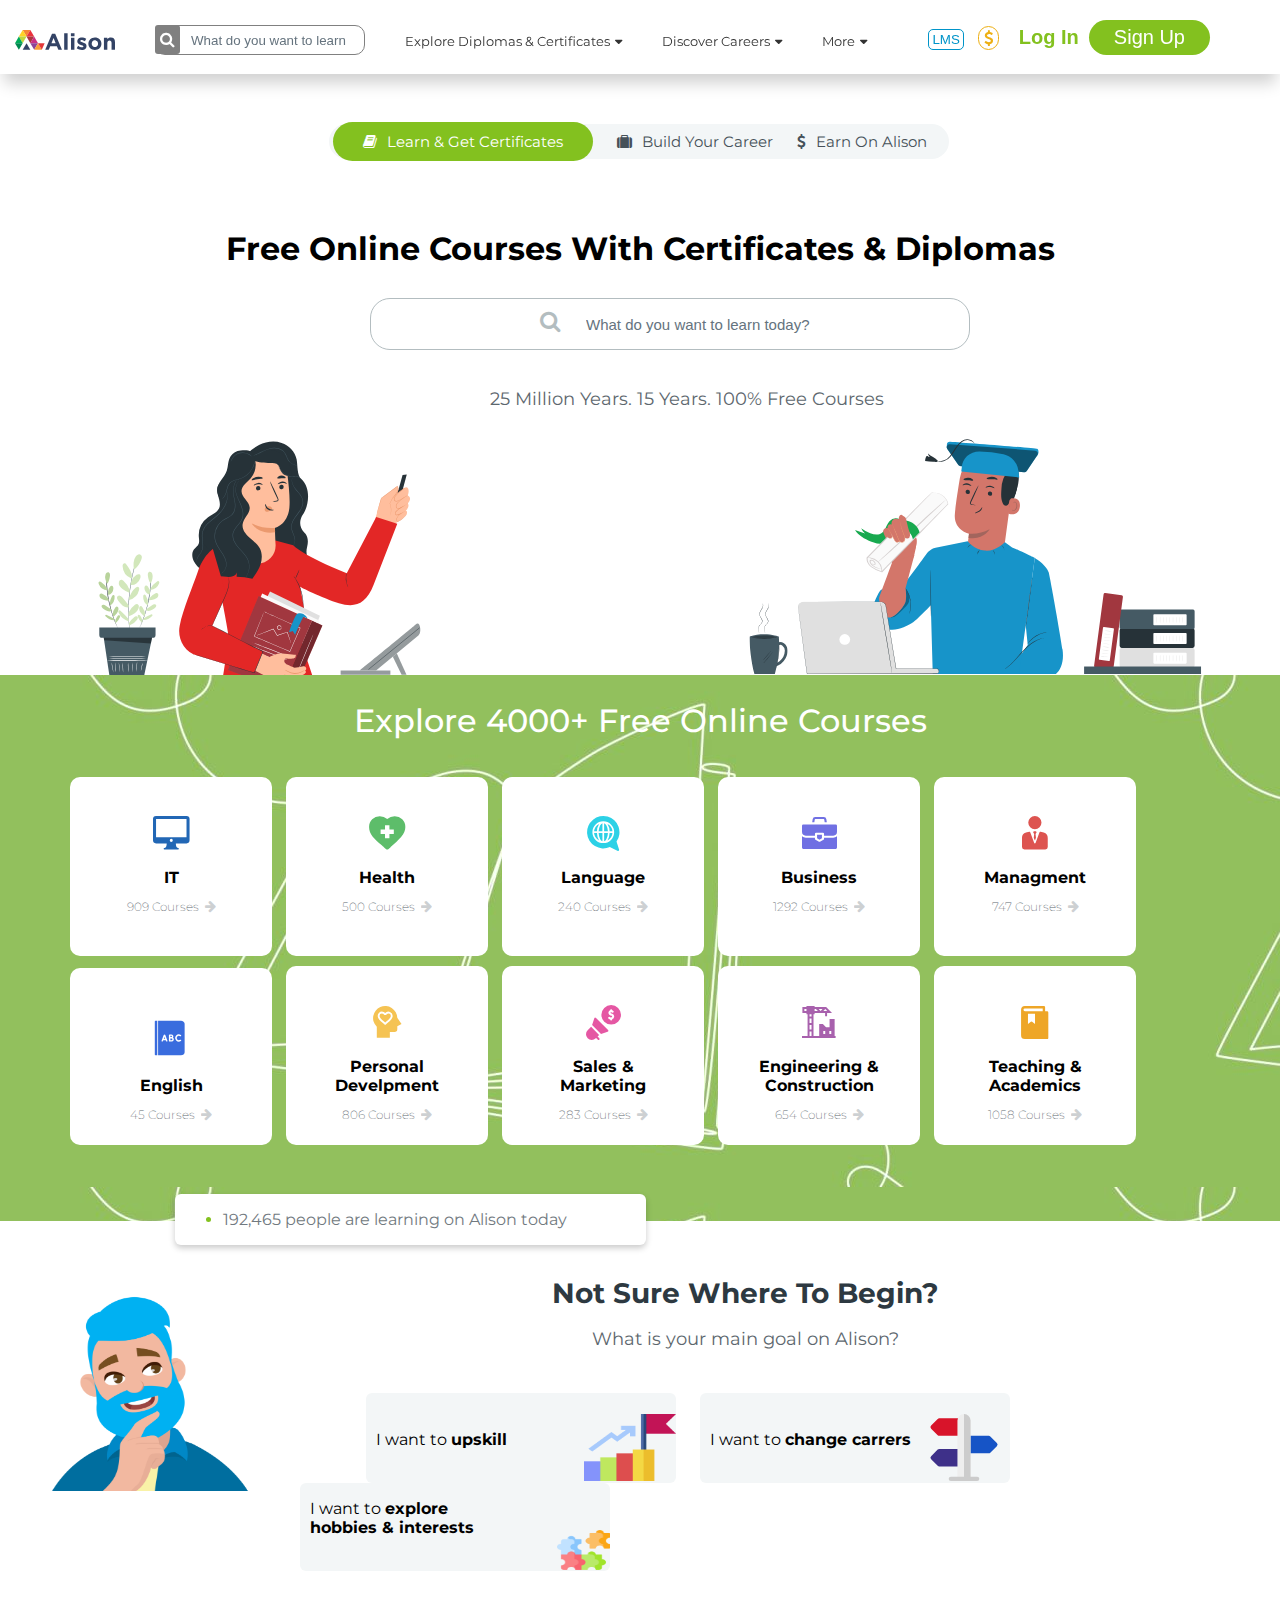
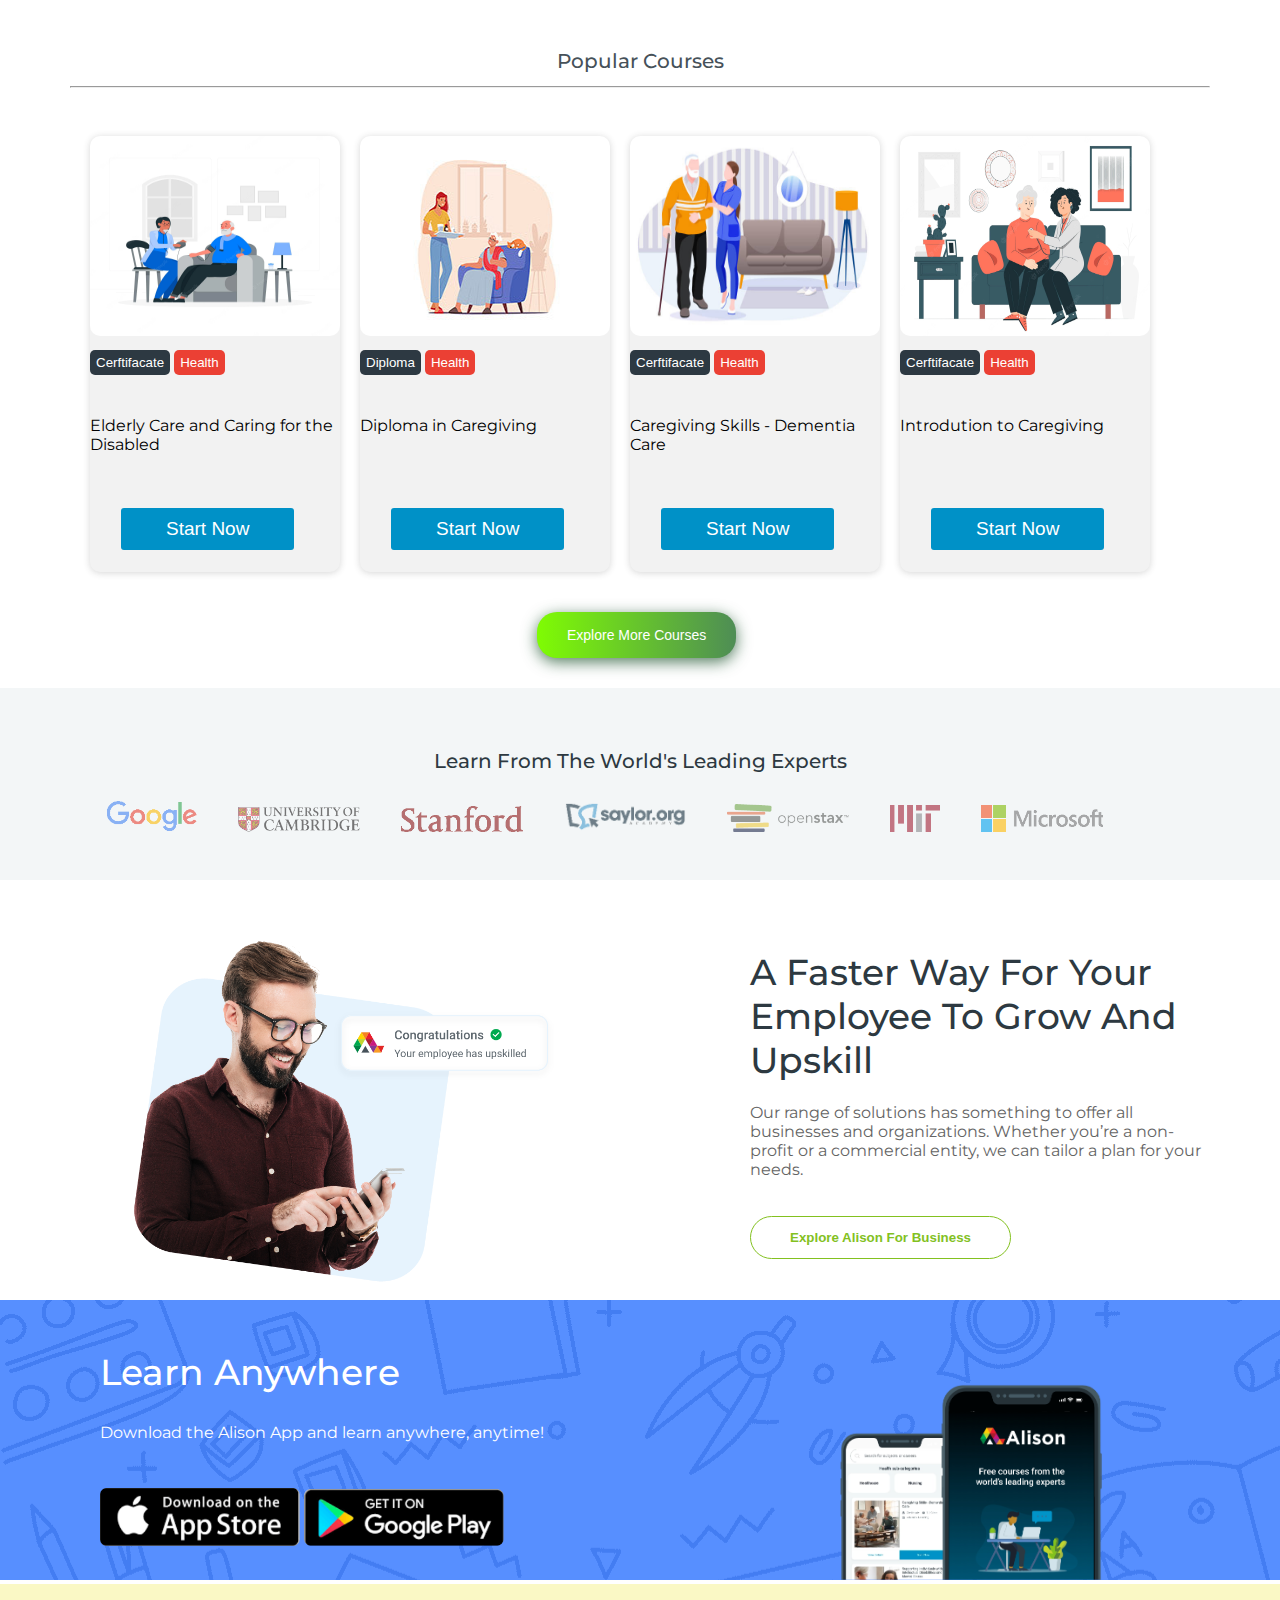
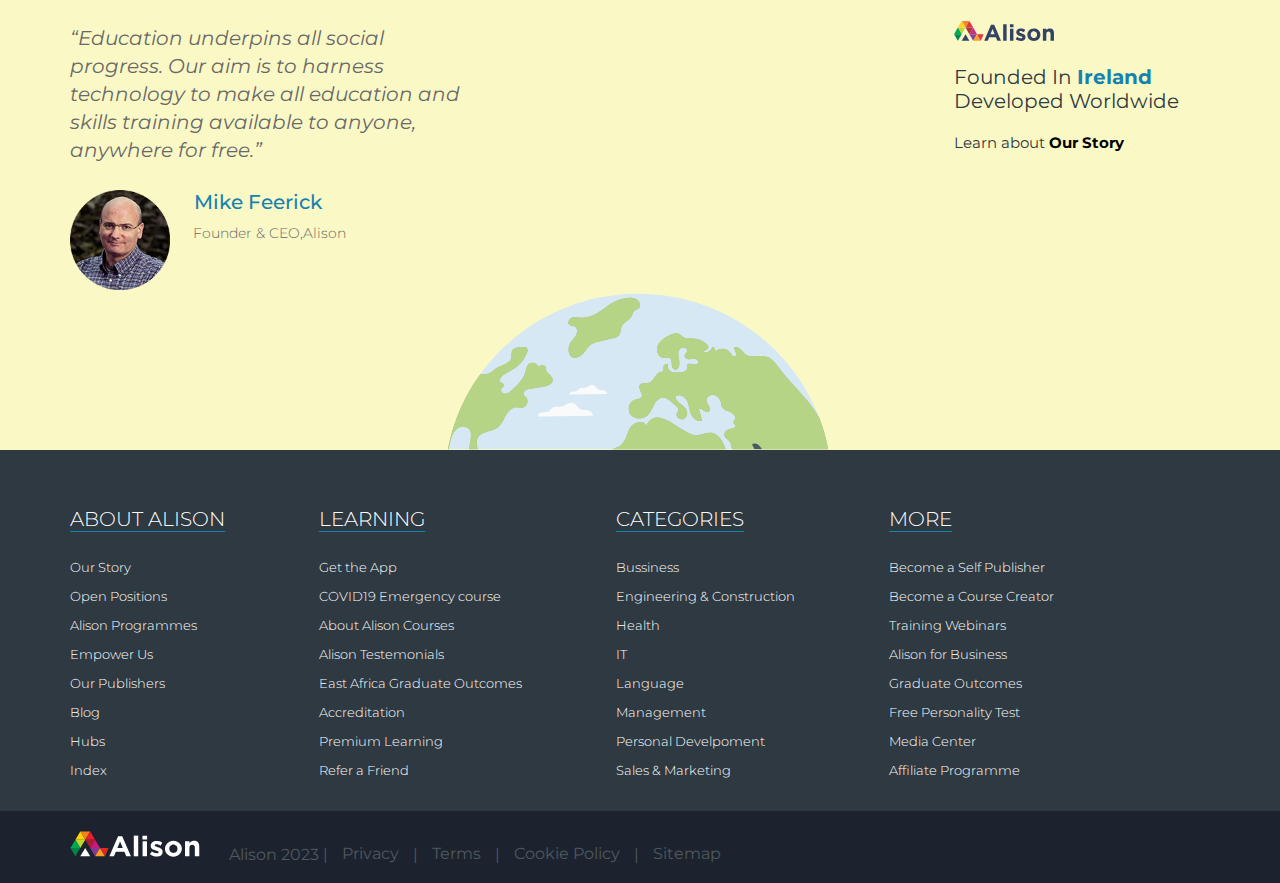
<file: index.html>
<!DOCTYPE html>
<html>

<head>
    <meta charset="utf-8">
    <meta name="viewport" content="width=device-width, initial-scale=1">
    <link rel="stylesheet" type="text/css" href="css/style.css">
    <title>Alison | Free Online Courses</title>
    <link rel="stylesheet" href="https://cdnjs.cloudflare.com/ajax/libs/font-awesome/4.7.0/css/font-awesome.min.css">
    <link rel="stylesheet" href="https://cdnjs.cloudflare.com/ajax/libs/font-awesome/4.7.0/css/font-awesome.min.css">
    <link rel="stylesheet" href="https://cdnjs.cloudflare.com/ajax/libs/font-awesome/4.7.0/css/font-awesome.min.css">
    <link rel="preconnect" href="https://fonts.googleapis.com">
    <link rel="preconnect" href="https://fonts.gstatic.com" crossorigin>
    <link href="https://fonts.googleapis.com/css2?family=Montserrat:wght@300;400;500;700&display=swap" rel="stylesheet">
    <link rel="stylesheet" href="https://cdnjs.cloudflare.com/ajax/libs/font-awesome/4.7.0/css/font-awesome.min.css">
    <link rel="stylesheet" href="https://cdnjs.cloudflare.com/ajax/libs/font-awesome/4.7.0/css/font-awesome.min.css">
</head>

<body>
    <header>
        <nav>
            <img class="logo" src="img/logo.svg"></img>
            <div class="box">
                <div class="container-1">
                    <span class="icon"><i class="fa fa-search"></i></span>
                    <input type="search" id="search" placeholder="What do you want to learn" />
                </div>
            </div>
            <div class="main-nav">
                <li class="button-dropdownn">
                    <a class="dropdownn-toggle">Explore Diplomas & Certificates<i
                            class="fa fa-caret-down carett"></i></button></a>
                    <ul class="dropdownn-menu">
                        <li>
                            <a href="">All Diploma Courses</a>
                        </li>
                        <li>
                            <a href="">All Certificate Courses</a>
                        </li>
                        <li>
                            <a href="">Learn English</a>
                        </li>
                    </ul>
                <li class="button-dropdownn">
                    <a class="dropdownn-toggle">Discover Careers<i class="fa fa-caret-down carett"></i></a>
                    <ul class="dropdownn-menu">
                        <li>
                        <li>
                            <a href="#">
                                Health Science
                            </a>
                        </li>
                        <li>
                            <a href="#">
                                Finance
                            </a>
                        </li>
                        <li>
                            <a href="#">
                                Information Technology
                            </a>
                        </li>
                </li>
                </ul>
                <li class="button-dropdownn">
                    <a class="dropdownn-toggle">More<i class="fa fa-caret-down carett"></i></a>
                    <ul class="dropdownn-menu">
                        <li>
                        <li>
                            <a href="#">
                                Alison Blog
                            </a>
                        </li>
                        <li>
                            <a href="#">
                                Get Alison Premium
                            </a>
                        </li>
                        <li>
                            <a href="#">
                                Download the Alison App
                            </a>
                        </li>
                </li>
                </ul>
            </div>
            <div class="header">
                <button class="lms">LMS</button>
                <i class="fa fa-dollar sign"></i>
                <button class="login">Log In</button>
                <button class="signin" onclick="document.getElementById('id01').style.display='block'"
                    style="width:auto;">Sign Up</button>


                <div id="id01" class="modal">

                    <form class="modal-content animate" action="/action_page.php" method="post">
                        <!--   <div class="imgcontainer">
      <span onclick="document.getElementById('id01').style.display='none'" class="close" title="Close Modal">&times;</span>
      
    </div> -->

                        <div class="container">
                            <label for="uname"><b>Username</b></label>
                            <input type="text" placeholder="Enter Username" name="uname" required>

                            <label for="psw"><b>Password</b></label>
                            <input type="password" placeholder="Enter Password" name="psw" required>

                            <button type="submit">Sign In</button>
                            <label>
                                <input type="checkbox" checked="checked" name="remember"> Remember me
                            </label>
                        </div>

                        <div class="container" style="background-color:#f1f1f1">
                            <button type="button" onclick="document.getElementById('id01').style.display='none'"
                                class="cancelbtn">Cancel</button>
                            <span class="psw">Forgot <a href="#">password?</a></span>
                        </div>
                    </form>
                </div>



        </nav>
    </header>
    <div class="bar">
        <div class="afterhead">
            <a class="learn"><i class="fa fa-book note"></i>Learn & Get Certificates</a>
            <a href="build.html" class="build"><i class="fa fa-suitcase kufar"></i>Build Your Career</a>
            <a href="earn.html" class="earn"><i class="fa fa-dollar pari"></i>Earn On Alison</a>
        </div>

        <div class="bar center">
            <h1 class="headline1">Free Online Courses With Certificates & Diplomas</h1>
            <!-- <div class="box elha"> -->
            <div class="container-1 dve">
                <span class="icon viki"><i class="fa fa-search"></i></span>
                <input type="search" id="center" placeholder="What do you want to learn today?" />
            </div>
            <p class="para1">25 Million Years. 15 Years. 100% Free Courses</p>
            <img src="img/woman.svg" class="womanimg">
            <img src="img/man.svg" class="menimg">
            <!-- xs -->
        </div>
        <!-- 	<span class="clear"></span> -->
        <!-- </div> -->
    </div>
    <span class="clear"></span>
    <div class="wholescreen">
        <h2 class="headline2">Explore 4000+ Free Online Courses</h2>
        <div class="bar">
            <div class="boxes it" id="myBtn">
                <img src="img/computer.svg" class="comp">


                <strong>IT</strong>
                <!-- <div id="myModal" class="modal">
  <div class="modal-content">
    <span class="close">&times;</span>
    <p>Free Online IT and Computing Courses <hr>
IT is one of our most popular categories, with in-depth courses and tutorials across all aspects of information technology. Sign up today to learn about cryptocurrency, blockchain, computer networking and server management. You can take free classes for in-demand languages like Python, JavaS... Read more...</p>
  </div>

</div> -->



                <p class="para2">909 Courses<i class="fa fa-arrow-right arrow"></i></p>
            </div>
            <div class="boxes" id="myBtn2">
                <img src="img/health.svg" class="comp">
                <strong>Health</strong>
                <p class="para2">500 Courses<i class="fa fa-arrow-right arrow"></i></p>
            </div>
            <div class="boxes" id="myBtn3">
                <img src="img/language.svg" class="comp">
                <strong>Language</strong>
                <p class="para2">240 Courses<i class="fa fa-arrow-right arrow"></i></p>
            </div>
            <div class="boxes" id="myBtn4">
                <img src="img/business.svg" class="comp">
                <strong>Business</strong>
                <p class="para2">1292 Courses<i class="fa fa-arrow-right arrow"></i></p>
            </div>
            <div class="boxes management" id="myBtn5">
                <img src="img/management.svg" class="comp">
                <strong>Managment</strong>
                <p class="para2">747 Courses<i class="fa fa-arrow-right arrow"></i></p>
            </div>
            <div class="boxes" id="myBtn6" style="margin-left:0px; padding-top:46px; padding-bottom:11px;">
                <img src="img/english.svg" class="comp">
                <strong>English</strong>
                <p class="para2">45 Courses<i class="fa fa-arrow-right arrow"></i></p>
            </div>
            <div class="boxes" id="myBtn7">
                <img src="img/personal.svg" class="comp">
                <strong>Personal Develpment</strong>
                <p class="para2">806 Courses<i class="fa fa-arrow-right arrow"></i></p>
            </div>
            <div class="boxes" id="myBtn8">
                <img src="img/marketing.svg" class="comp">
                <strong>Sales & Marketing</strong>
                <p class="para2">283 Courses<i class="fa fa-arrow-right arrow"></i></p>
            </div>
            <div class="boxes" id="myBtn9">
                <img src="img/engineering.svg" class="comp">
                <strong>Engineering & Construction</strong>
                <p class="para2">654 Courses<i class="fa fa-arrow-right arrow"></i></p>
            </div>
            <div class="boxes" id="myBtn10">
                <img src="img/education.svg" class="comp">
                <strong>Teaching & Academics</strong>
                <p class="para2">1058 Courses<i class="fa fa-arrow-right arrow"></i></p>
            </div>
        </div>

    </div>
    <ul class="float">
        <li>192,465 people are learning on Alison today</li>
    </ul>
    <div class="grey">
        <img src="img/thinking.png" class="thinking">
        <div class="bar">
            <h2 class="not">Not Sure Where To Begin?</h2>
            <p class="not">What is your main goal on Alison?</p>
            <div class="rectangle uno">
                <p>I want to <strong>upskill</strong></p>
                <img src="img/scale.png" class="scale">
            </div>
            <div class="rectangle dos">
                <p>I want to <strong>change carrers</strong></p>
                <img src="img/change.svg" class="scale">
            </div>
            <div class="rectangle tres">
                <p>I want to <strong>explore</br> hobbies & interests</strong></p>
                <img src="img/puzzle.png" class="scale puzzle">
            </div>
            <span class="clear"></span>
        </div>
    </div>
    <div class="bar">
        <h1 class="popular">Popular Courses</h1>
        <hr>
        <div class="popular">
            <img class="caring" src="img/dqdo.webp">
            <button class="certificate">Cerftifacate</button>
            <button class="health">Health</button>
            <p>Elderly Care and Caring for the Disabled</p>
            <button class="start">Start Now</button>
        </div>
        <div class="popular margin">
            <img class="caring" src="img/chai.jpeg">
            <button class="certificate">Diploma</button>
            <button class="health">Health</button>
            <p>Diploma in Caregiving</p>
            <button class="start" style="margin-top:57px;">Start Now</button>
        </div>
        <div class="popular">
            <img class="caring" src="img/jena.jpeg">
            <button class="certificate">Cerftifacate</button>
            <button class="health">Health</button>
            <p>Caregiving Skills - Dementia Care</p>
            <button class="start">Start Now</button>
        </div>
        <div class="popular margin">
            <img class="caring" src="img/baba.webp">
            <button class="certificate">Cerftifacate</button>
            <button class="health">Health</button>
            <p>Introdution to Caregiving</p>
            <button class="start" style="margin-top:57px;">Start Now</button>
            <span class="clear"></span>
        </div>
        <button class="explore btn-hover">Explore More Courses</button>
    </div>
    <div class="greyback">
        <h2>Learn From The World's Leading Experts</h2>
        <div class="bar">
            <img class="pics google" src="img/google.webp">
            <img class="pics" src="img/cambrige.webp">
            <img class="pics" src="img/stanford.webp">
            <img class="pics" src="img/saylor.webp">
            <img class="pics" src="img/open.webp">
            <img class="pics cherta" src="img/cherta.webp">
            <img class="pics" src="img/microsoft.webp">
        </div>
    </div>
    <div class="bar">
        <img class="upskill" src="img/upskill.webp">
        <div class="upskill">
            <h1>A Faster Way For Your Employee To Grow And Upskill</h1>
            <p>Our range of solutions has something to offer all businesses and organizations. Whether you’re a
                non-profit or a commercial entity, we can tailor a plan for your needs.
            </p>
            <button>Explore Alison For Business</button>
        </div>
        <span class="clear"></span>
    </div>
    <div class="wholescreen blue">
        <div class="bar">
            <div class="blue-background">
                <h2>Learn Anywhere</h2>
                <p>Download the Alison App and learn anywhere, anytime!</p>
                <img src="img/app.webp">
                <img src="img/play.webp">
            </div>
            <img class="phone" src="img/phone.webp">
        </div>
    </div>
    <div class="wholescreen abovefooter">
        <div class="bar">
            <div class="emro">
                <p>“Education underpins all social progress. Our aim is to harness technology to make all education and
                    skills training available to anyone, anywhere for free.”</p>
                <img src="img/mike.webp" class="mike">
                <strong>Mike Feerick</strong>
                <h6>Founder & CEO,Alison</h6>
                <span class="clear"></span>
                <!-- <img src="img/world.svg" class="world"> -->
            </div>
            <div class="dublicat">
                <img src="img/logo.svg">
                <p>Founded In <strong>Ireland</strong> Developed Worldwide
                </p>
                <p class="ukrasa">Learn about <a class="ukrasa">Our Story</a></p>
            </div>
        </div>
        <img src="img/world.svg" class="world">
    </div>
    <div class="wholescreen footer">
        <div class="bar">
            <div class="nav-footer">
                <h1>ABOUT ALISON</h1>
                <p>Our Story</p>
                <p>Open Positions</p>
                <p>Alison Programmes</p>
                <p>Empower Us</p>
                <p>Our Publishers</p>
                <p>Blog</p>
                <p>Hubs</p>
                <p>Index</p>
            </div>
            <div class="nav-footer">
                <h1>LEARNING</h1>
                <p>Get the App</p>
                <p>COVID19 Emergency course</p>
                <p>About Alison Courses</p>
                <p>Alison Testemonials</p>
                <p>East Africa Graduate Outcomes</p>
                <p>Accreditation</p>
                <p>Premium Learning</p>
                <p>Refer a Friend</p>
            </div>
            <div class="nav-footer">
                <h1>CATEGORIES</h1>
                <p>Bussiness</p>
                <p>Engineering & Construction</p>
                <p>Health</p>
                <p>IT</p>
                <p>Language</p>
                <p>Management</p>
                <p>Personal Develpoment</p>
                <p>Sales & Marketing</p>
            </div>
            <div class="nav-footer">
                <h1>MORE</h1>
                <p>Become a Self Publisher</p>
                <p>Become a Course Creator</p>
                <p>Training Webinars</p>
                <p>Alison for Business</p>
                <p>Graduate Outcomes</p>
                <p>Free Personality Test</p>
                <p>Media Center</p>
                <p>Affiliate Programme</p>
            </div>
        </div>
    </div>
    <div class="wholescreen krai">
        <div class="bar krai">
            <img src="img/logo2.svg" class="krai">
            <a>Alison 2023</a>
            <span>|</span>
            <a class="boc">Privacy</a>
            <span>|</span>
            <a href="">Terms</a>
            <span>|</span>
            <a href="">Cookie Policy</a>
            <span>|</span>
            <a href="">Sitemap</a>
        </div>
    </div>
    <div id="myModal" class="modal">
        <!-- Modal content -->
        <div class="modal-content">
            <span class="close">&times;</span>
            <p>Free Online IT and Computing Courses
                <hr>
                IT is one of our most popular categories, with in-depth courses and tutorials across all aspects of
                information technology. Sign up today to learn about cryptocurrency, blockchain, computer networking and
                server management. You can take free classes for in-demand languages like Python, JavaS... Read more...
            </p>
        </div>

    </div>


    <div id="myModal2" class="modal">
        <!-- Modal content -->
        <div class="modal-content">
            <span class="close">&times;</span>
            <p>Free Online Health and Medicine Courses
                <hr>


                Alison's range of free online Health courses explores highly important aspects of physical fitness and
                mental wellbeing, as well as caring for others. Young or old, healthy or sick, our health plays a
                significant part in our lives. Whether you are looking for free he...Read more...
            </p>
        </div>

    </div>

    <div id="myModal3" class="modal">
        <!-- Modal content -->
        <div class="modal-content">
            <span class="close">&times;</span>
            <p>Free Online Language Courses
                <hr>
                Would you like free online French lessons? Or perhaps you’d prefer to learn German or find Spanish
                classes online? No matter the language - whether it’s French, German, Spanish, Italian, English,
                Japanese, or even sign language - if you’d like to... Read more...
            </p>
        </div>

    </div>

    <div id="myModal4" class="modal">
        <!-- Modal content -->
        <div class="modal-content">
            <span class="close">&times;</span>
            <p>Free Online Business Courses
                <hr>
                Discover a full suite of online business courses that will allow you to make better business decisions
                and succeed in today's competitive business world. Our courses provide a rich learning experience that
                will allow you to develop critical business skills in areas such as business... Read more...
            </p>
        </div>

    </div>

    <div id="myModal5" class="modal">
        <!-- Modal content -->
        <div class="modal-content">
            <span class="close">&times;</span>
            <p>Learn the Principles of Management
                <hr>
                These free online management courses will give you the very best in leadership and management training.
                ‘Management’ is a huge subject that covers many aspects of different jobs across multiple industries.
                You can ‘manage’ staff, projects, supply chains, war... Read more...
            </p>
        </div>

    </div>

    <div id="myModal6" class="modal">
        <!-- Modal content -->
        <div class="modal-content">
            <span class="close">&times;</span>
            <p>Let's learn to speak, read, and write English at any level.
                <hr>
                Join millions of learners who have learned the English Language with Alison. Our courses are suited to
                all levels of learning, ranging from Beginner to Advanced courses. This means that, no matter what level
                you're at, we've got something for you to learn on Alison. If you are not sure what level to start at,
                try our free English assessment.

                Our free English courses have been developed in line with the best English Test standards worldwide,
                including Cambridge, Toefl, and TOEIC. That way, Alison can help you grow both personally and
                professionally. So why wait? Start your English learning journey today!
            </p>
        </div>

    </div>

    <div id="myModal7" class="modal">
        <!-- Modal content -->
        <div class="modal-content">
            <span class="close">&times;</span>
            <p>Free Online Personal Development Courses
                <hr>
                Personal development is a lifelong process that involves expanding one’s knowledge and improving
                personal skills. It allows people to assess their skills and qualities, consider their aims in life and
                set new goals. Our personal development courses will teach strategies and f... Read more...
            </p>
        </div>

    </div>

    <div id="myModal8" class="modal">
        <!-- Modal content -->
        <div class="modal-content">
            <span class="close">&times;</span>
            <p>Free Online Sales & Marketing Courses
                <hr>
                Transform how you deliver results in either a sales role or as part of a marketing strategy with our
                free online sales and marketing courses. As a plus, our courses can be completed without the time and
                cost commitments associated with similar programmes.

                We offer... Read more...
            </p>
        </div>

    </div>


    <div id="myModal9" class="modal">
        <!-- Modal content -->
        <div class="modal-content">
            <span class="close">&times;</span>
            <p>Free Online Engineering & Construction Courses
                <hr>
                The engineering and construction industries are essential to building a sustainable future. From civil
                and mechanical engineering to computer engineering to design engineering and more, Alison has a wide
                selection of free online engineering and construction courses to suit your nee... Read more...
            </p>
        </div>

    </div>

    <div id="myModal10" class="modal">
        <!-- Modal content -->
        <div class="modal-content">
            <span class="close">&times;</span>
            <p>Online Teaching Courses and Certification
                <hr>
                Our free online teaching and education courses will give you the means to inspire the next generation.
                Education is the key to unlocking potential for a better future. With our classes, you can learn about
                educational psychology, which is key for improving teaching methods and fulfilling ins... Read more...
            </p>
        </div>

    </div>


    <script type="text/javascript" src="js/jquery-3.6.1.js"></script>
    <script type="text/javascript" src="js/bootstrap.js"></script>
    <script type="text/javascript" src="js/script.js"></script>
</body>

</html>
</file>
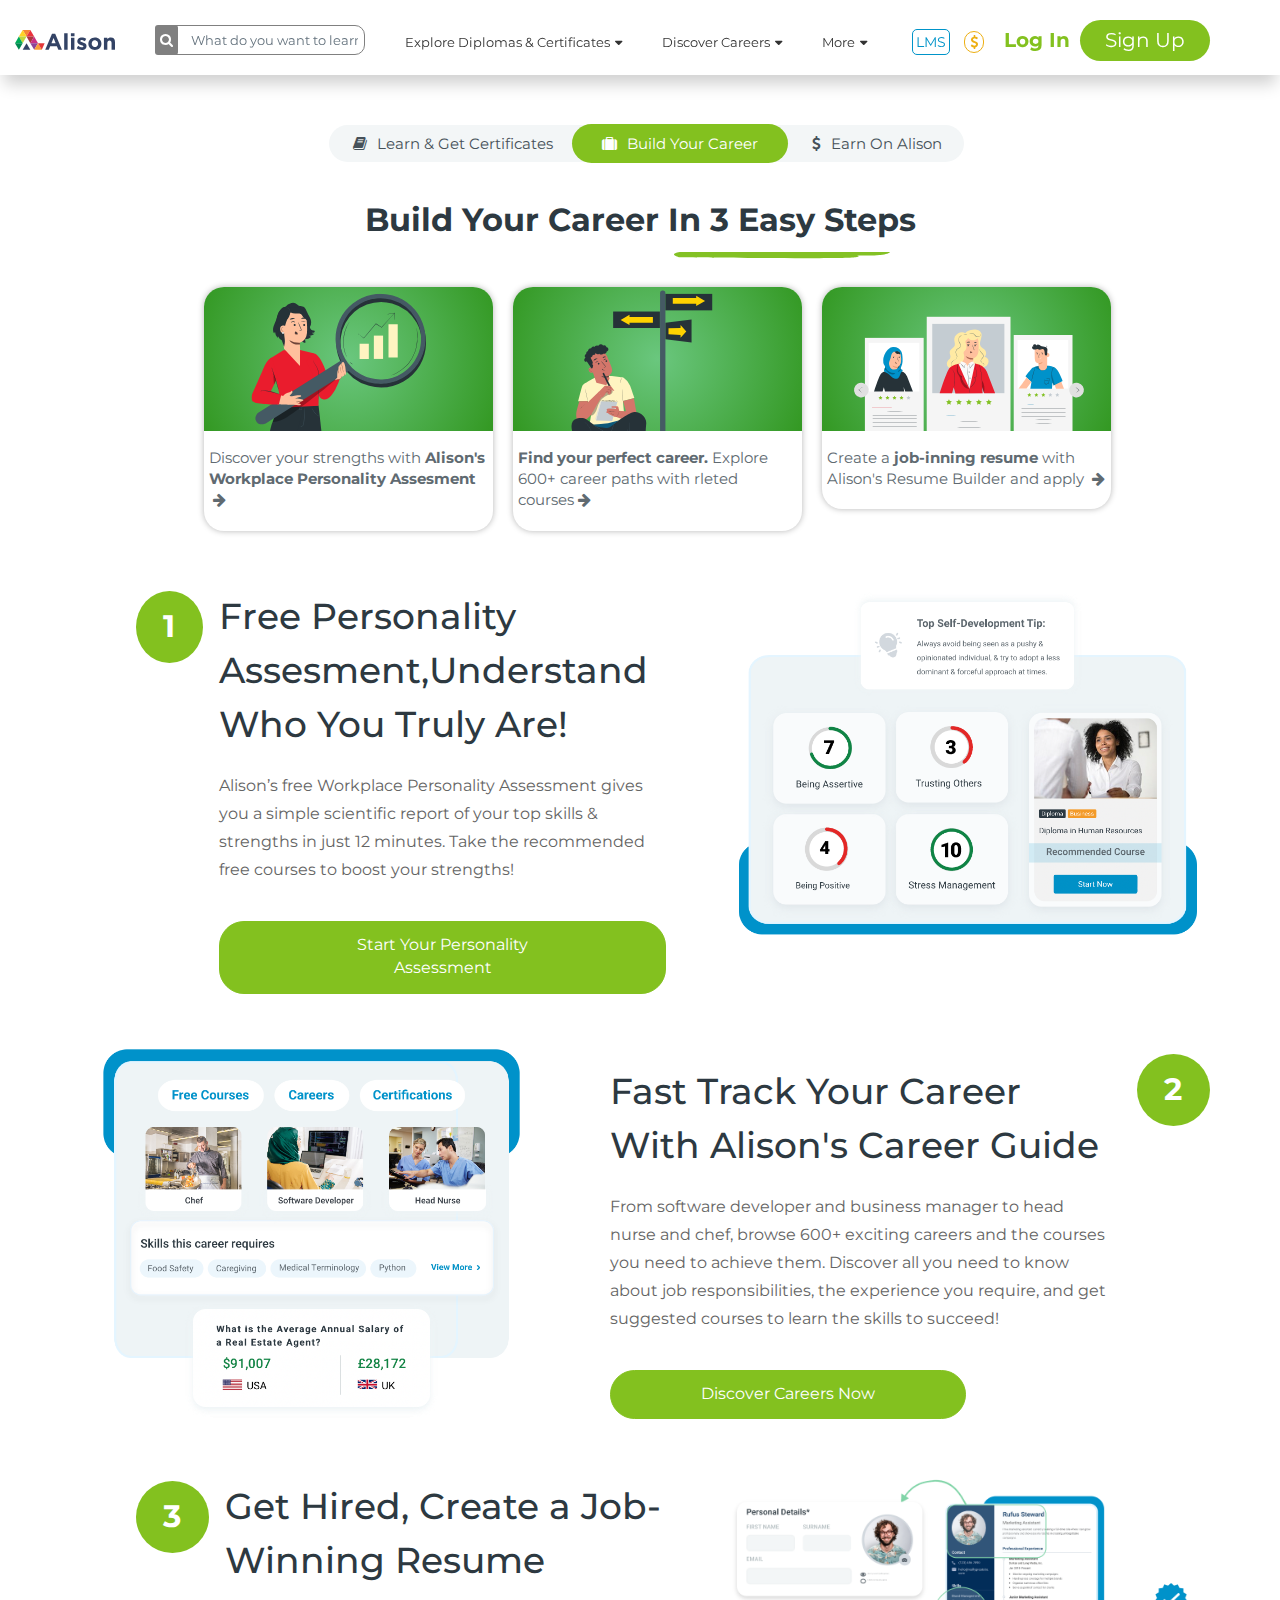
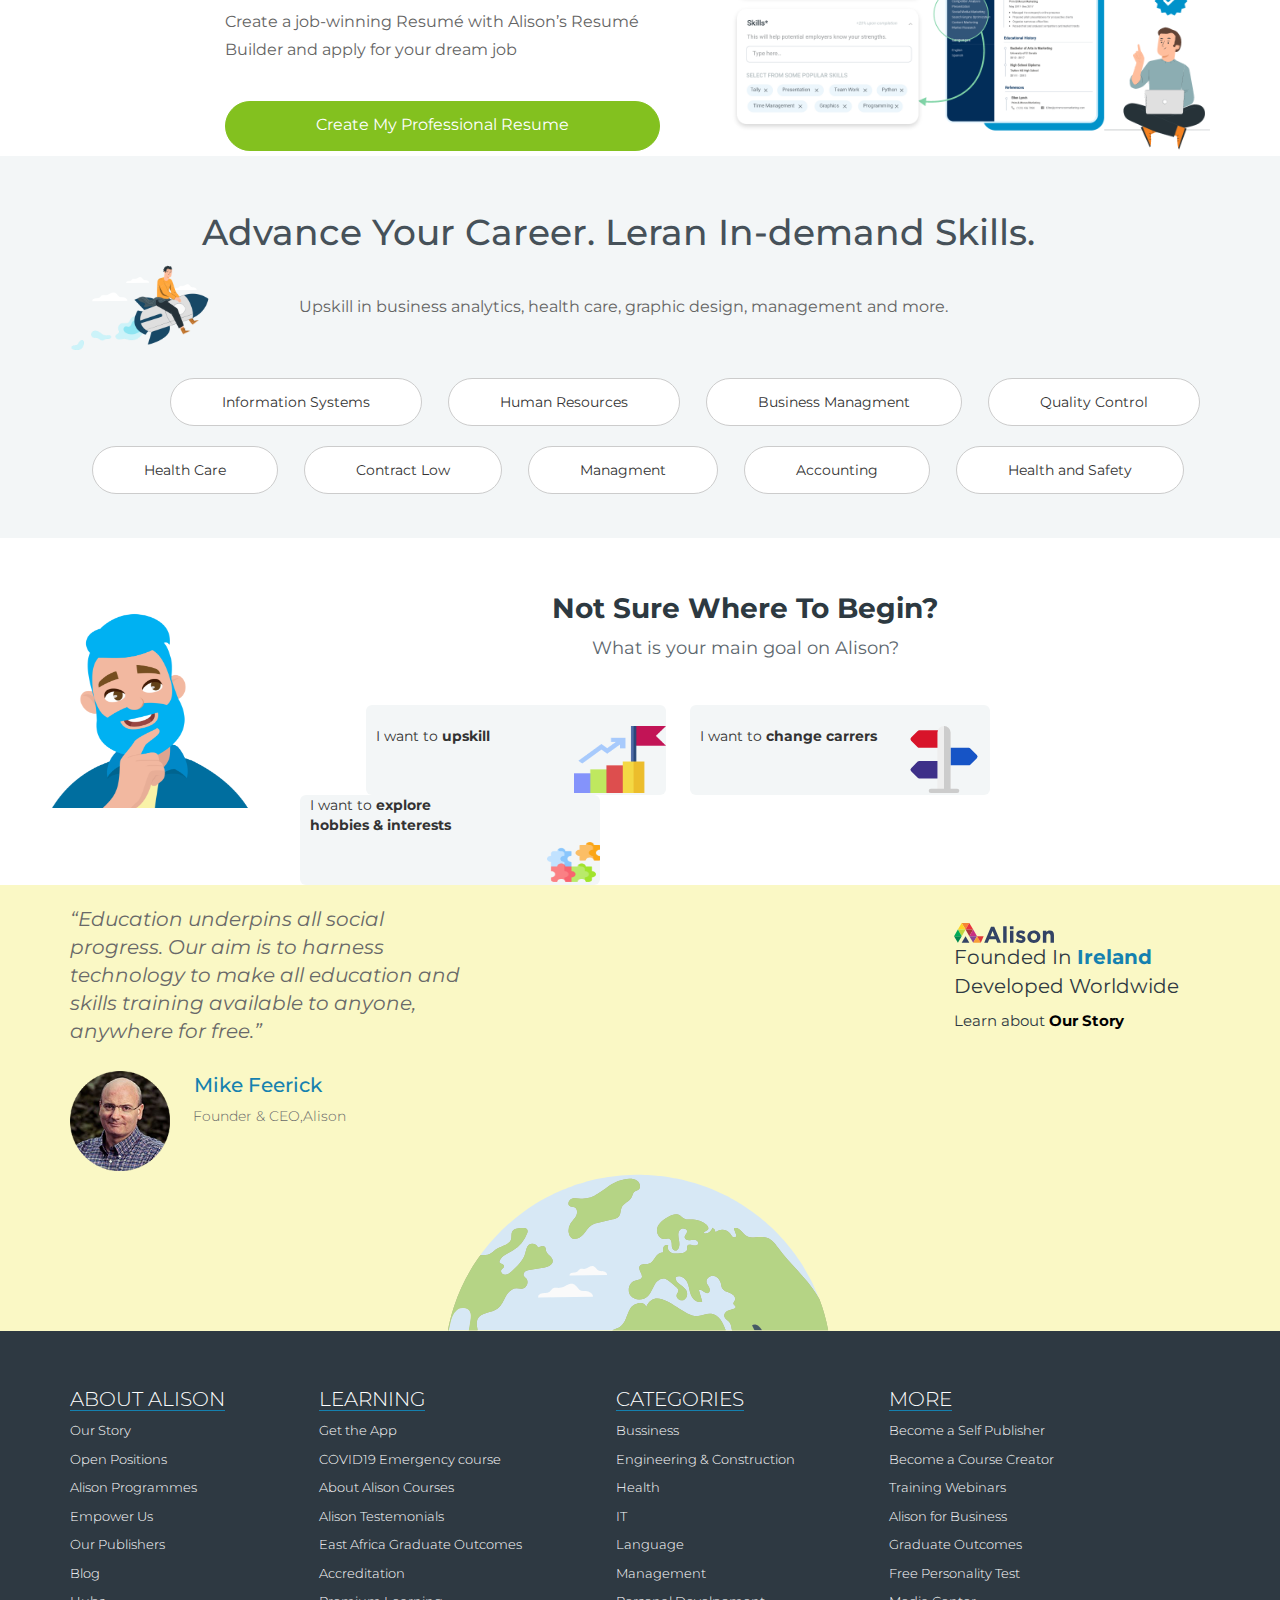
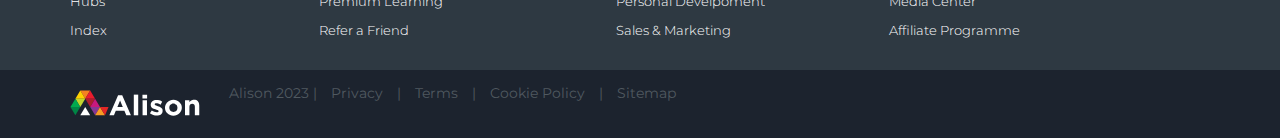
<file: build.html>
<!DOCTYPE html>
<html>

<head>
    <meta charset="utf-8">
    <meta name="viewport" content="width=device-width, initial-scale=1">
    <link rel="stylesheet" type="text/css" href="css/bootstrap.css">
    <title>Alison | Build Your Career</title>
    <link rel="stylesheet" type="text/css" href="css/style.css">
    <link rel="stylesheet" href="https://cdnjs.cloudflare.com/ajax/libs/font-awesome/4.7.0/css/font-awesome.min.css">
    <link rel="stylesheet" href="https://cdnjs.cloudflare.com/ajax/libs/font-awesome/4.7.0/css/font-awesome.min.css">
    <link rel="stylesheet" href="https://cdnjs.cloudflare.com/ajax/libs/font-awesome/4.7.0/css/font-awesome.min.css">
    <link rel="preconnect" href="https://fonts.googleapis.com">
    <link rel="preconnect" href="https://fonts.gstatic.com" crossorigin>
    <link href="https://fonts.googleapis.com/css2?family=Montserrat:wght@300;400;500;700&display=swap" rel="stylesheet">
    <link rel="stylesheet" href="https://cdnjs.cloudflare.com/ajax/libs/font-awesome/4.7.0/css/font-awesome.min.css">
    <link rel="stylesheet" href="https://cdnjs.cloudflare.com/ajax/libs/font-awesome/4.7.0/css/font-awesome.min.css">
</head>

<body>
    <header>
        <nav>
            <img class="logo" src="img/logo.svg"></img>
            <div class="box">
                <div class="container-1">
                    <span class="icon"><i class="fa fa-search"></i></span>
                    <input type="search" id="search" placeholder="What do you want to learn" />
                </div>
            </div>
            <div class="main-nav">
                <li class="button-dropdownn">
                    <a class="dropdownn-toggle">Explore Diplomas & Certificates<i
                            class="fa fa-caret-down carett"></i></button></a>
                    <ul class="dropdownn-menu">
                        <li>
                            <a href="">All Diploma Courses</a>
                        </li>
                        <li>
                            <a href="">All Certificate Courses</a>
                        </li>
                        <li>
                            <a href="">Learn English</a>
                        </li>
                    </ul>
                <li class="button-dropdownn">
                    <a class="dropdownn-toggle">Discover Careers<i class="fa fa-caret-down carett"></i></a>
                    <ul class="dropdownn-menu">
                        <li>
                        <li>
                            <a href="#">
                                Health Science
                            </a>
                        </li>
                        <li>
                            <a href="#">
                                Finance
                            </a>
                        </li>
                        <li>
                            <a href="#">
                                Information Technology
                            </a>
                        </li>
                </li>
                </ul>
                <li class="button-dropdownn">
                    <a class="dropdownn-toggle">More<i class="fa fa-caret-down carett"></i></a>
                    <ul class="dropdownn-menu">
                        <li>
                        <li>
                            <a href="#">
                                Alison Blog
                            </a>
                        </li>
                        <li>
                            <a href="#">
                                Get Alison Premium
                            </a>
                        </li>
                        <li>
                            <a href="#">
                                Download the Alison App
                            </a>
                        </li>
                </li>
                </ul>
            </div>
            <div class="header">
                <button class="lms">LMS</button>
                <i class="fa fa-dollar sign"></i>
                <button class="login">Log In</button>
                <button class="signin" onclick="document.getElementById('id01').style.display='block'"
                    style="width:auto;">Sign Up</button>
                <div id="id01" class="modal">

                    <form class="modal-content animate" action="/action_page.php" method="post">
                        <!--   <div class="imgcontainer">
      <span onclick="document.getElementById('id01').style.display='none'" class="close" title="Close Modal">&times;</span>
      
    </div> -->

                        <div class="container">
                            <label for="uname"><b>Username</b></label>
                            <input type="text" placeholder="Enter Username" name="uname" required>

                            <label for="psw"><b>Password</b></label>
                            <input type="password" placeholder="Enter Password" name="psw" required>

                            <button type="submit">Sign In</button>
                            <label>
                                <input type="checkbox" checked="checked" name="remember"> Remember me
                            </label>
                        </div>

                        <div class="container" style="background-color:#f1f1f1">
                            <button type="button" onclick="document.getElementById('id01').style.display='none'"
                                class="cancelbtn">Cancel</button>
                            <span class="psw">Forgot <a href="#">password?</a></span>
                        </div>
                    </form>
                </div>

            </div>
        </nav>
    </header>
    <div class="bar">
        <div class="afterhead">
            <a href="index.html" class="learn1"><i class="fa fa-book note"></i>Learn & Get Certificates</a>
            <a href="build.html" class="build2"><i class="fa fa-suitcase kufar"></i>Build Your Career</a>
            <a href="earn.html" class="earn"><i class="fa fa-dollar pari"></i>Earn On Alison</a>
        </div>
        <div class="bar">
            <h1 class="ny">Build Your Career In 3 Easy Steps</h1>
            <img class="underline" src="img/underline.svg" style="    position: absolute; margin-top: -39px;
  		margin-left: 597px;">
            <span class="clear"></span>
            <div class="row">
                <div class="col-lg-3 first">
                    <div class="milka">
                        <img src="img/lupa.svg">
                        <p>Discover your strengths with <strong>Alison's Workplace Personality Assesment</strong><i
                                class="fa fa-arrow-right arrow2"></i></p>
                    </div>
                </div>

                <div class="col-lg-3">
                    <div class="milka">
                        <img src="img/wondering.svg" class="wondering">
                        <p><strong>Find your perfect career.</strong> Explore 600+ career paths with rleted courses<i
                                class="fa fa-arrow-right arrow2"></i> </p>
                    </div>

                </div>

                <div class="col-lg-3">
                    <div class="milka">
                        <img src="img/three.svg" class="three">
                        <p>Create a <strong>job-inning resume</strong> with Alison's Resume Builder and apply <i
                                class="fa fa-arrow-right arrow2"></i></p>
                    </div>
                </div>
            </div>
        </div>
        <div class="path">1</div>
        <div class="pers">
            <h1>Free Personality Assesment,Understand Who You Truly Are!</h1>
            <p>Alison’s free Workplace Personality Assessment gives you a simple scientific report of your top skills &
                strengths in just 12 minutes. Take the recommended free courses to boost your strengths!</p>
            <button>Start Your Personality Assessment</button>
        </div>
        <img src="img/path.webp" class="path">
        <div class="path2">
            <img src="img/path2.webp">
            <div class="inpath">
                <h1>Fast Track Your Career With Alison's Career Guide</h1>
                <p>From software developer and business manager to head nurse and chef, browse 600+ exciting careers and
                    the courses you need to achieve them. Discover all you need to know about job responsibilities, the
                    experience you require, and get suggested courses to learn the skills to succeed!
                </p>
                <button>Discover Careers Now</button>
            </div>
        </div>
        <div class="path two">2</div>
        <img src="img/path3.webp" class="path">
        <div class="path">3</div>
        <div class="pers">
            <h1>Get Hired, Create a Job-Winning Resume</h1>
            <p>Create a job-winning Resumé with Alison’s Resumé Builder and apply for your dream job</p>
            <button>Create My Professional Resume</button>
        </div>
    </div>
    <div class="wholescreen obelq">
        <div class="bar">
            <div class="advance">
                <h1>Advance Your Career. Leran In-demand Skills.</h1>
                <img src="img/raketa.png" class="raketa">

                <p>Upskill in business analytics, health care, graphic design, management and more.</p>
                <!--    <img src="img/raketa.png" class="raketa"> -->
                <button type="button" class="btn btn-default weekend">Information Systems</button>
                <button type="button" class="btn btn-default">Human Resources</button>
                <button type="button" class="btn btn-default">Business Managment</button>
                <button type="button" class="btn btn-default">Quality Control</button>
                <button type="button" class="btn btn-default">Health Care</button>
                <button type="button" class="btn btn-default">Contract Low</button>
                <button type="button" class="btn btn-default">Managment</button>
                <button type="button" class="btn btn-default">Accounting</button>
                <button type="button" class="btn btn-default">Health and Safety</button>
            </div>
        </div>
    </div>
    </div>
    <div class="grey">
        <img src="img/thinking.png" class="thinking">
        <div class="bar">
            <h2 class="not">Not Sure Where To Begin?</h2>
            <p class="not">What is your main goal on Alison?</p>
            <div class="rectangles uno">
                <p>I want to <strong>upskill</strong></p>
                <img src="img/scale.png" class="scale">
            </div>
            <div class="rectangles dos">
                <p>I want to <strong>change carrers</strong></p>
                <img src="img/change.svg" class="scale">
            </div>
            <div class="rectangles tres">
                <p>I want to <strong>explore</br> hobbies & interests</strong></p>
                <img src="img/puzzle.png" class="scale puzzle">
            </div>
            <span class="clear"></span>
        </div>
    </div>
    <div class="wholescreen abovefooter">
        <div class="bar">
            <div class="emro">
                <p>“Education underpins all social progress. Our aim is to harness technology to make all education and
                    skills training available to anyone, anywhere for free.”</p>
                <img src="img/mike.webp" class="mike">
                <strong>Mike Feerick</strong>
                <h6>Founder & CEO,Alison</h6>
                <span class="clear"></span>
                <!-- <img src="img/world.svg" class="world"> -->
            </div>
            <div class="dublicat">
                <img src="img/logo.svg">
                <p>Founded In <strong>Ireland</strong> Developed Worldwide
                </p>
                <p class="ukrasa">Learn about <a class="ukrasa">Our Story</a></p>
            </div>
        </div>
        <img src="img/world.svg" class="world">
    </div>
    <div class="wholescreen footer">
        <div class="bar">
            <div class="nav-footer">
                <h1>ABOUT ALISON</h1>
                <p>Our Story</p>
                <p>Open Positions</p>
                <p>Alison Programmes</p>
                <p>Empower Us</p>
                <p>Our Publishers</p>
                <p>Blog</p>
                <p>Hubs</p>
                <p>Index</p>
            </div>
            <div class="nav-footer">
                <h1>LEARNING</h1>
                <p>Get the App</p>
                <p>COVID19 Emergency course</p>
                <p>About Alison Courses</p>
                <p>Alison Testemonials</p>
                <p>East Africa Graduate Outcomes</p>
                <p>Accreditation</p>
                <p>Premium Learning</p>
                <p>Refer a Friend</p>
            </div>
            <div class="nav-footer">
                <h1>CATEGORIES</h1>
                <p>Bussiness</p>
                <p>Engineering & Construction</p>
                <p>Health</p>
                <p>IT</p>
                <p>Language</p>
                <p>Management</p>
                <p>Personal Develpoment</p>
                <p>Sales & Marketing</p>
            </div>
            <div class="nav-footer">
                <h1>MORE</h1>
                <p>Become a Self Publisher</p>
                <p>Become a Course Creator</p>
                <p>Training Webinars</p>
                <p>Alison for Business</p>
                <p>Graduate Outcomes</p>
                <p>Free Personality Test</p>
                <p>Media Center</p>
                <p>Affiliate Programme</p>
            </div>
        </div>
    </div>
    <div class="wholescreen krai">
        <div class="bar krai">
            <img src="img/logo2.svg" class="krai">
            <a>Alison 2023</a>
            <span>|</span>
            <a class="boc">Privacy</a>
            <span>|</span>
            <a href="">Terms</a>
            <span>|</span>
            <a href="">Cookie Policy</a>
            <span>|</span>
            <a href="">Sitemap</a>
        </div>
    </div>
    <script type="text/javascript" src="js/jquery-3.6.1.js"></script>
    <script type="text/javascript" src="js/bootstrap.js"></script>
    <script type="text/javascript" src="js/script.js"></script>
</body>

</html>
</file>
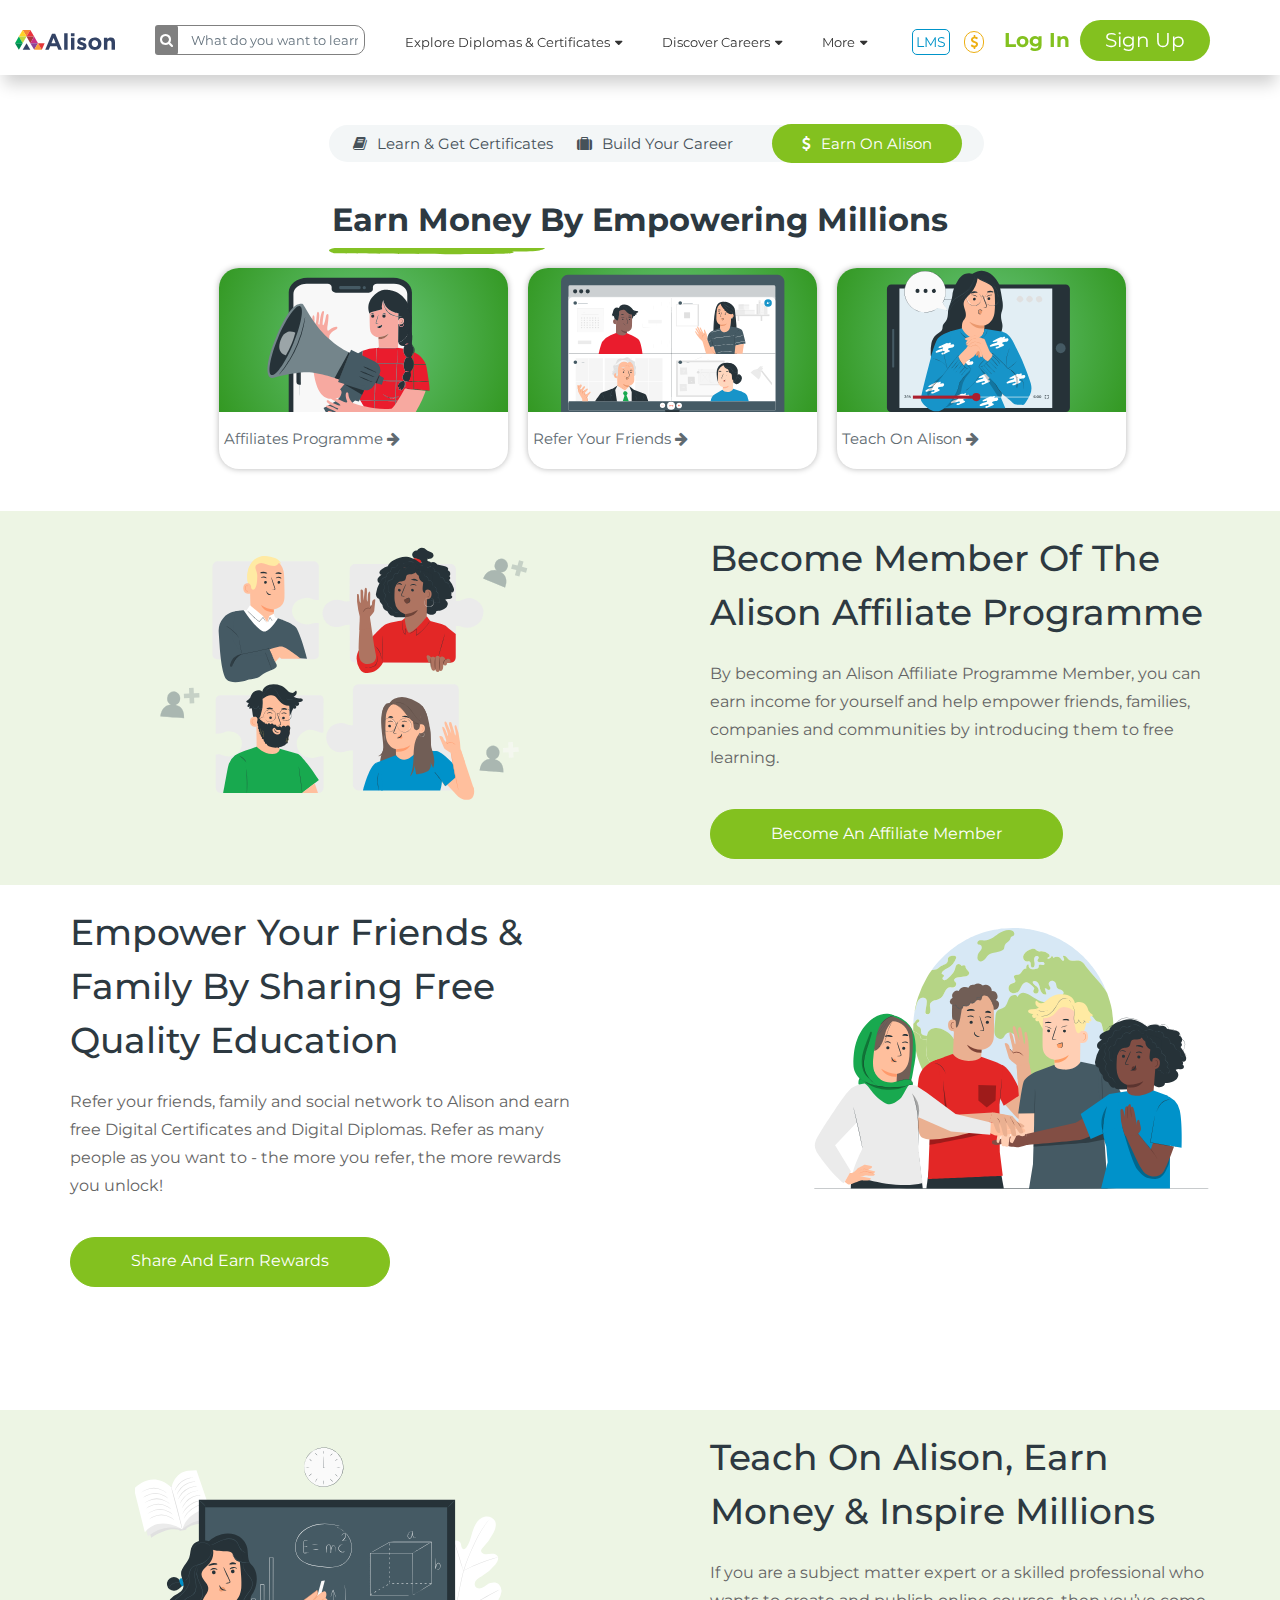
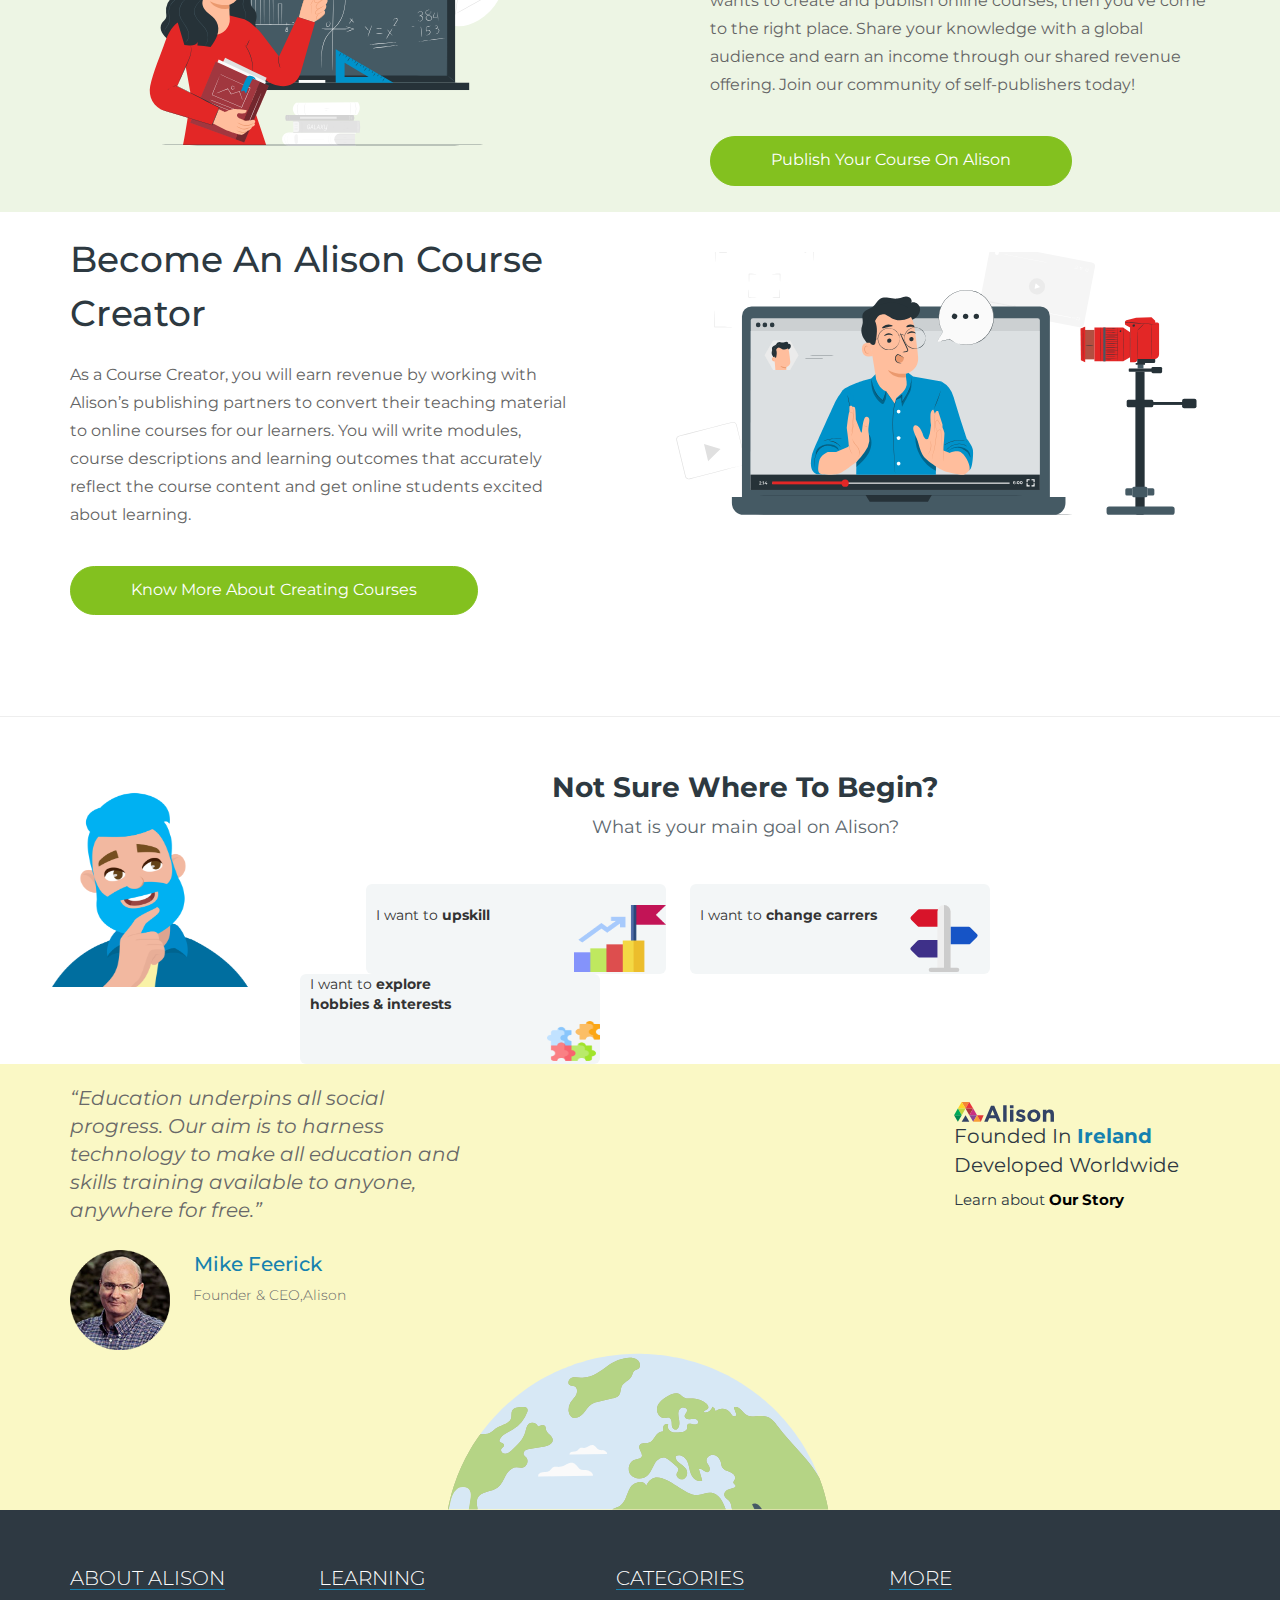
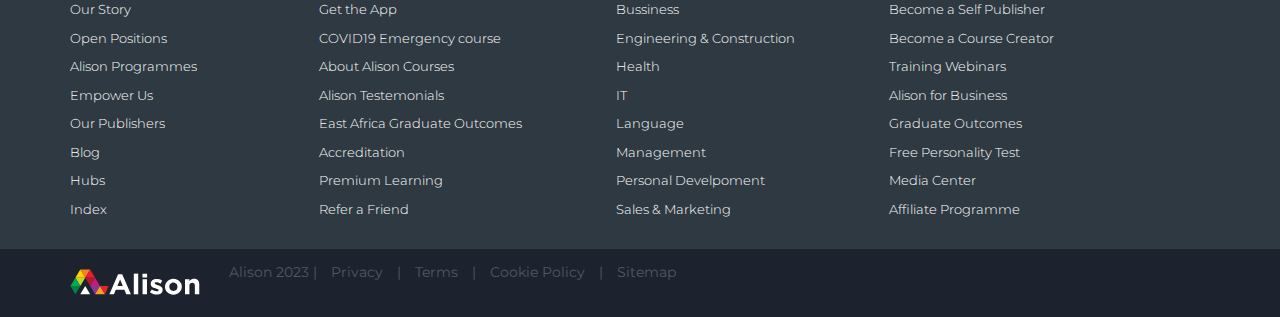
<file: earn.html>
<!DOCTYPE html>
<html>

<head>
    <meta charset="utf-8">
    <meta name="viewport" content="width=device-width, initial-scale=1">
    <title>Alison | Learn and Earn</title>
    <link rel="stylesheet" type="text/css" href="css/bootstrap.css">
    <link rel="stylesheet" type="text/css" href="css/style.css">
    <link rel="stylesheet" href="https://cdnjs.cloudflare.com/ajax/libs/font-awesome/4.7.0/css/font-awesome.min.css">
    <link rel="stylesheet" href="https://cdnjs.cloudflare.com/ajax/libs/font-awesome/4.7.0/css/font-awesome.min.css">
    <link rel="stylesheet" href="https://cdnjs.cloudflare.com/ajax/libs/font-awesome/4.7.0/css/font-awesome.min.css">
    <link rel="preconnect" href="https://fonts.googleapis.com">
    <link rel="preconnect" href="https://fonts.gstatic.com" crossorigin>
    <link href="https://fonts.googleapis.com/css2?family=Montserrat:wght@300;400;500;700&display=swap" rel="stylesheet">
    <link rel="stylesheet" href="https://cdnjs.cloudflare.com/ajax/libs/font-awesome/4.7.0/css/font-awesome.min.css">
    <link rel="stylesheet" href="https://cdnjs.cloudflare.com/ajax/libs/font-awesome/4.7.0/css/font-awesome.min.css">
</head>

<body>
    <header>
        <nav>
            <img class="logo" src="img/logo.svg"></img>
            <div class="box">
                <div class="container-1">
                    <span class="icon"><i class="fa fa-search"></i></span>
                    <input type="search" id="search" placeholder="What do you want to learn" />
                </div>
            </div>
            <div class="main-nav">
                <li class="button-dropdownn">
                    <a class="dropdownn-toggle">Explore Diplomas & Certificates<i
                            class="fa fa-caret-down carett"></i></button></a>
                    <ul class="dropdownn-menu">
                        <li>
                            <a href="">All Diploma Courses</a>
                        </li>
                        <li>
                            <a href="">All Certificate Courses</a>
                        </li>
                        <li>
                            <a href="">Learn English</a>
                        </li>
                    </ul>
                <li class="button-dropdownn">
                    <a class="dropdownn-toggle">Discover Careers<i class="fa fa-caret-down carett"></i></a>
                    <ul class="dropdownn-menu">
                        <li>
                        <li>
                            <a href="#">
                                Health Science
                            </a>
                        </li>
                        <li>
                            <a href="#">
                                Finance
                            </a>
                        </li>
                        <li>
                            <a href="#">
                                Information Technology
                            </a>
                        </li>
                </li>
                </ul>
                <li class="button-dropdownn">
                    <a class="dropdownn-toggle">More<i class="fa fa-caret-down carett"></i></a>
                    <ul class="dropdownn-menu">
                        <li>
                        <li>
                            <a href="#">
                                Alison Blog
                            </a>
                        </li>
                        <li>
                            <a href="#">
                                Get Alison Premium
                            </a>
                        </li>
                        <li>
                            <a href="#">
                                Download the Alison App
                            </a>
                        </li>
                </li>
                </ul>
            </div>
            <div class="header">
                <button class="lms">LMS</button>
                <i class="fa fa-dollar sign"></i>
                <button class="login">Log In</button>
                <button class="signin" onclick="document.getElementById('id01').style.display='block'"
                    style="width:auto;">Sign Up</button>
                <div id="id01" class="modal">

                    <form class="modal-content animate" action="/action_page.php" method="post">
                        <!--   <div class="imgcontainer">
      <span onclick="document.getElementById('id01').style.display='none'" class="close" title="Close Modal">&times;</span>
      
    </div> -->

                        <div class="container">
                            <label for="uname"><b>Username</b></label>
                            <input type="text" placeholder="Enter Username" name="uname" required>

                            <label for="psw"><b>Password</b></label>
                            <input type="password" placeholder="Enter Password" name="psw" required>

                            <button type="submit">Sign In</button>
                            <label>
                                <input type="checkbox" checked="checked" name="remember"> Remember me
                            </label>
                        </div>

                        <div class="container" style="background-color:#f1f1f1">
                            <button type="button" onclick="document.getElementById('id01').style.display='none'"
                                class="cancelbtn">Cancel</button>
                            <span class="psw">Forgot <a href="#">password?</a></span>
                        </div>
                    </form>
                </div>

            </div>
        </nav>
    </header>
    <div class="bar">
        <div class="afterhead">
            <a href="index.html" class="learn1"><i class="fa fa-book note"></i>Learn & Get Certificates</a>
            <a href="build.html" class="build3"><i class="fa fa-suitcase kufar"></i>Build Your Career</a>
            <a class="earn2"><i class="fa fa-dollar pari"></i>Earn On Alison</a>
        </div>
        <div class="bar">
            <h1 class="ny2">Earn Money By Empowering Millions</h1>
            <img class="underline" src="img/underline.svg" style="    position: absolute; margin-top: -24px;
  		margin-left: 252px;">
            <span class="clear"></span>
        </div>
        <div class="bar">
            <div class="col-lg-3 first">
                <div class="milka">
                    <img src="img/earn3.svg">
                    <p>Affiliates Programme<i class="fa fa-arrow-right arrow2"></i></p>
                </div>
            </div>

            <div class="col-lg-3">
                <div class="milka">
                    <img src="img/earn1.svg">
                    <p>Refer Your Friends<i class="fa fa-arrow-right arrow2"></i></p>
                </div>

            </div>

            <div class="col-lg-3">
                <div class="milka">
                    <img src="img/earn2.svg">
                    <p>Teach On Alison<i class="fa fa-arrow-right arrow2"></i></p>
                </div>
            </div>
        </div>
    </div>
    <div class="wholescreen pup">
        <div class="bar">
            <img class="wave" src="img/wave.svg">
            <div class="affiliate">
                <h1>Become Member Of The Alison Affiliate Programme</h1>
                <p>By becoming an Alison Affiliate Programme Member, you can earn income for yourself and help empower
                    friends, families, companies and communities by introducing them to free learning.</p>
                <button>Become An Affiliate Member</button>
            </div>
        </div>
    </div>
    <div class="wholescreen white">
        <div class="bar">
            <div class="affiliate2">
                <h1>Empower Your Friends & Family By Sharing Free Quality Education</h1>
                <p>Refer your friends, family and social network to Alison and earn free Digital Certificates and
                    Digital Diplomas. Refer as many people as you want to - the more you refer, the more rewards you
                    unlock!</p>
                <button>Share And Earn Rewards</button>
            </div>
            <img src="img/friends.svg" class="friends">
        </div>
    </div>
    <div class="wholescreen pup">
        <div class="bar">
            <img class="wave" src="img/teach.svg">
            <div class="affiliate">
                <h1>Teach On Alison, Earn Money & Inspire Millions</h1>
                <p>If you are a subject matter expert or a skilled professional who wants to create and publish online
                    courses, then you’ve come to the right place. Share your knowledge with a global audience and earn
                    an income through our shared revenue offering. Join our community of self-publishers today!
                </p>
                <button>Publish Your Course On Alison</button>
            </div>
        </div>
    </div>
    <div class="wholescreen white">
        <div class="bar">
            <div class="affiliate2">
                <h1>Become An Alison Course Creator</h1>
                <p>As a Course Creator, you will earn revenue by working with Alison’s publishing partners to convert
                    their teaching material to online courses for our learners. You will write modules, course
                    descriptions and learning outcomes that accurately reflect the course content and get online
                    students excited about learning.</p>
                <button>Know More About Creating Courses</button>
            </div>
            <img src="img/creator.svg" class="friends">
        </div>
    </div>
    <hr>
    <div class="grey">
        <img src="img/thinking.png" class="thinking">
        <div class="bar">
            <h2 class="not">Not Sure Where To Begin?</h2>
            <p class="not">What is your main goal on Alison?</p>
            <div class="rectangles uno">
                <p>I want to <strong>upskill</strong></p>
                <img src="img/scale.png" class="scale">
            </div>
            <div class="rectangles dos">
                <p>I want to <strong>change carrers</strong></p>
                <img src="img/change.svg" class="scale">
            </div>
            <div class="rectangles tres">
                <p>I want to <strong>explore</br> hobbies & interests</strong></p>
                <img src="img/puzzle.png" class="scale puzzle">
            </div>
            <span class="clear"></span>
        </div>
    </div>
    <div class="wholescreen abovefooter">
        <div class="bar">
            <div class="emro">
                <p>“Education underpins all social progress. Our aim is to harness technology to make all education and
                    skills training available to anyone, anywhere for free.”</p>
                <img src="img/mike.webp" class="mike">
                <strong>Mike Feerick</strong>
                <h6>Founder & CEO,Alison</h6>
                <span class="clear"></span>
                <!-- <img src="img/world.svg" class="world"> -->
            </div>
            <div class="dublicat">
                <img src="img/logo.svg">
                <p>Founded In <strong>Ireland</strong> Developed Worldwide
                </p>
                <p class="ukrasa">Learn about <a class="ukrasa">Our Story</a></p>
            </div>
        </div>
        <img src="img/world.svg" class="world">
    </div>
    <div class="wholescreen footer">
        <div class="bar">
            <div class="nav-footer">
                <h1>ABOUT ALISON</h1>
                <p>Our Story</p>
                <p>Open Positions</p>
                <p>Alison Programmes</p>
                <p>Empower Us</p>
                <p>Our Publishers</p>
                <p>Blog</p>
                <p>Hubs</p>
                <p>Index</p>
            </div>
            <div class="nav-footer">
                <h1>LEARNING</h1>
                <p>Get the App</p>
                <p>COVID19 Emergency course</p>
                <p>About Alison Courses</p>
                <p>Alison Testemonials</p>
                <p>East Africa Graduate Outcomes</p>
                <p>Accreditation</p>
                <p>Premium Learning</p>
                <p>Refer a Friend</p>
            </div>
            <div class="nav-footer">
                <h1>CATEGORIES</h1>
                <p>Bussiness</p>
                <p>Engineering & Construction</p>
                <p>Health</p>
                <p>IT</p>
                <p>Language</p>
                <p>Management</p>
                <p>Personal Develpoment</p>
                <p>Sales & Marketing</p>
            </div>
            <div class="nav-footer">
                <h1>MORE</h1>
                <p>Become a Self Publisher</p>
                <p>Become a Course Creator</p>
                <p>Training Webinars</p>
                <p>Alison for Business</p>
                <p>Graduate Outcomes</p>
                <p>Free Personality Test</p>
                <p>Media Center</p>
                <p>Affiliate Programme</p>
            </div>
        </div>
    </div>
    <div class="wholescreen krai">
        <div class="bar krai">
            <img src="img/logo2.svg" class="krai">
            <a>Alison 2023</a>
            <span>|</span>
            <a class="boc">Privacy</a>
            <span>|</span>
            <a href="">Terms</a>
            <span>|</span>
            <a href="">Cookie Policy</a>
            <span>|</span>
            <a href="">Sitemap</a>
        </div>
    </div>
    <script type="text/javascript" src="js/jquery-3.6.1.js"></script>
    <script type="text/javascript" src="js/script.js"></script>
</body>

</html>
</file>
<file: css/style.css>
body {
   margin: 0px;
   font-family: Montserrat;
}

header {
   box-shadow: 0px 13px 15px -4px rgb(209 209 209);
   padding-bottom: 15px;
   margin-bottom: 50px;
   background-color: white;
   position: sticky;
   top: 0;
   z-index: 100;

}

header img.logo {
   height: 20px;
   margin-top: 30px;
   margin-left: 15px;
   position: absolute;
}

div.box {
   display: inline-block;
   margin-left: 155px;
   margin-top: 25px;
}

.container-1 {
   /* width: 300px;*/
   vertical-align: middle;
   white-space: nowrap;
   position: relative;
}

.container-1 input#search {
   width: 210px;
   height: 30px;
   background: #white;
   border: none;
   font-size: 10pt;
   float: left;
   color: #63717f;
   padding-left: 35px;
   border-radius: 10px;
   border: 1px solid gray;
}

.container-1 input#search::-webkit-input-placeholder {
   color: #65737e;
}

.container-1 input#search:-moz-placeholder {
   /* Firefox 18- */
   color: #65737e;
}

.container-1 input#search::-moz-placeholder {
   /* Firefox 19+ */
   color: #65737e;
}

.container-1 input#search:-ms-input-placeholder {
   color: #65737e;
}

.container-1 .icon {
   position: absolute;
   top: 50%;
   z-index: 1;
   color: white;
   background: gray;
   padding: 5px;
   border-radius: 3px;
}

header nav div.main-nav {
   text-decoration: none;
   display: inline-block;
   position: absolute;
   margin-top: 23px;
   margin-left: 20px;
   font-size: 13px;
   color: #465159;

}

.main-nav li {
   display: inline-block;
   list-style: none;
}

.main-nav .button-dropdownn {
   position: relative;
}

div.main-nav li a {
   display: block;
   color: #333;
   background-color: #fff;
   padding: 10px 20px;
   text-decoration: none;
}

div.main-nav li a span {
   display: inline-block;
   margin-left: 5px;
   font-size: 10px;
   color: #999;
}

div.main-nav li a:hover,
.main-nav li a.dropdownn-toggle.active {
   font-weight: 700;
   cursor: pointer;
}

div.main-nav li a:hover span,
.main-nav li a.dropdownn-toggle.active span {
   color: #fff;
}

div.main-nav li .dropdownn-menu {
   display: none;
   position: absolute;
   left: 0;
   padding: 0;
   margin: 0;
   margin-top: 3px;
   text-align: left;
}

div.main-nav li .dropdownn-menu.active {
   display: block;
}

div.main-nav li .dropdownn-menu a {
   width: 150px;
}

i.carett {
   margin-left: 5px;

}

.dropbtn {
   background-color: white;
   color: #465159;
   padding: 16px;
   font-size: 13px;
   border: none;
   cursor: pointer;
}

.dropbtn:hover,
.dropbtn:focus {
   transition: 0.2s;
   transform: scale(1.1);
}

.dropdownn {
   position: relative;
   display: inline-block;
}

.dropdownn-content {
   display: none;
   position: absolute;
   background-color: #f1f1f1;
   min-width: 160px;
   overflow: auto;
   box-shadow: 0px 8px 16px 0px rgba(0, 0, 0, 0.2);
   z-index: 1;
}

.dropdownn-content a {
   color: black;
   padding: 12px 16px;
   text-decoration: none;
   display: block;
}

.dropdownn a:hover {
   background-color: #ddd;
}

.show {
   display: block;
}

header nav div.a1:hover {
   cursor: pointer;
}

header nav div.a1 a+a {
   margin-left: 20px;
}

div.header {
   display: inline-block;
   float: right;
   margin-right: 70px;
   margin-top: 20px;
}

div.header button.lms {
   padding: 2px 3px;
   border: 1px solid #0094c9;
   ;
   border-radius: 5px;
   background: white;
   color: #0094c9;
   ;
   margin-right: 10px;
}

div.header i.fa.sign {
   border-radius: 50px;
   color: #edaf13;
   border: 1px solid #edaf13;
   padding-top: 3px;
   padding-bottom: 3px;
   padding-left: 5px;
   padding-right: 5px;
   margin-right: 10px;
}

div.header button.login {
   text-decoration: none;
   border: none;
   color: #83c11f;
   background: white;
   font-size: 20px;
   font-weight: bold;
}

div.header button.signin {
   text-decoration: none;
   padding-top: 6px;
   padding-bottom: 6px;
   padding-left: 25px;
   padding-right: 25px;
   color: white;
   background: #83c11f;
   border-radius: 50px;
   border: none;
   font-size: 20px;

}

div.header button.lms:hover {
   cursor: pointer;
   background-color: #e6f1f7;
}

div.header i.fa.sign:hover {
   cursor: pointer;
   background-color: #edaf13;
   color: white;
}

div.header button.login:hover {
   color: #2db315;
   cursor: pointer;
}

div.header button.signin:hover {
   cursor: pointer;
   background: white;
   color: #83c11f;
   border: 1px solid #83c11f;
}

div.bar {
   width: 1140px;
   margin-left: auto;
   margin-right: auto;
}

div.afterhead {
   background: #f3f6f7;
   margin-left: 259px;
   display: inline-block;
   padding-top: 8px;
   padding-bottom: 8px;
   padding-left: 4px;
   padding-right: 2px;
   border-radius: 20px;
   /* position: sticky;
    top: 100px;*/
}

div.bar div.afterhead a.learn {
   padding-top: 10px;
   padding-bottom: 10px;
   padding-left: 30px;
   padding-right: 30px;
   border-radius: 20px;
   background: #83c11f;
   color: white;
   border: none;
   font-size: 15px;

}

div.bar div.afterhead a.learn:hover {
   cursor: pointer;
}

div.bar div.afterhead i.fa.note {
   margin-right: 10px;
}

div.bar div.afterhead a.build {
   text-decoration: none;
   font-size: 15px;
   color: #465159;
   border: none;
   background: #f3f6f7;
   margin-left: 20px;
}

div.bar div.afterhead a.build:hover {
   cursor: pointer;
   color: #83c11f;
}

div.bar div.afterhead i.fa.kufar {
   margin-right: 10px;
}

div.bar div.afterhead a.earn {
   text-decoration: none;
   font-size: 15px;
   color: #465159;
   border: none;
   background: #f3f6f7;
}

div.bar div.afterhead a.earn:hover {
   cursor: pointer;
   color: #83c11f;
}

div.bar div.afterhead i.fa.pari {
   margin-right: 10px;
}

div.bar div.afterhead a+a {
   margin-right: 20px;
}

div.container-1.dve {
   width: 300px;
   vertical-align: middle;
   white-space: nowrap;
   position: relative;
   margin-left: 300px;
   margin-top: 30px;
}

.container-1 input#center {
   width: 600px;
   height: 30px;
   background: white;
   border: none;
   font-size: 15px;
   float: left;
   color: #b3bdc0;
   padding-left: 215px;
   border-radius: 20px;
   border: 1px solid #b3bdc0;
   padding-top: 25px;
   padding-bottom: 25px;
}

.container-1 input#center::-webkit-input-placeholder {
   color: #65737e;
}

.container-1 input#center:-moz-placeholder {
   /* Firefox 18- */
   color: #65737e;
}

.container-1 input#center::-moz-placeholder {
   /* Firefox 19+ */
   color: #65737e;
}

.container-1 input#center:-ms-input-placeholder {
   color: #65737e;
}

.container-1 .icon.viki {
   position: absolute;
   top: 50%;
   z-index: 1;
   color: #b3bdc0;
   background: white;
   border-radius: 3px;
   margin-left: 170px;
   margin-top: 10px;
   padding: 0px;
   font-size: 22px;
}

div.bar.center p.para1 {
   width: 400px;
   margin-left: 420px;
   margin-top: 120px;
   font-size: 18px;
   color: #5d676e;
}

div.bar.center h1.headline1 {
   text-align: center;
   margin-top: 70px;
}

div.bar.center img.womanimg {
   width: 400px;
   float: left;
}

div.bar.center img.menimg {
   width: 465px;
   float: right;
}

span.clear {
   clear: both;
}

div.wholescreen {
   display: inline-block;
   background-image: url("../img/greenback.jpeg");
   width: 100%;
   padding-bottom: 76px;
}

div.wholescreen h2.headline2 {
   text-align: center;
   color: white;
   font-weight: 500;
   font-size: 32px;
}

div.boxes {
   width: 120px;
   border: none;
   background: white;
   border-radius: 10px;
   text-align: center;
   padding-top: 35px;
   padding-bottom: 24px;
   padding-left: 41px;
   padding-right: 41px;
   display: inline-block;
   height: 120px;
   margin-top: 10px;
}

div.wholescreen div.boxes img.comp {
   margin-bottom: 10px;
}

div.wholescreen div.boxes strong {
   display: block;
}

div.wholescreen div.boxes p.para2 {
   font-weight: 200;
   color: #5d676e;
   font-size: 12px;
}

div.wholescreen div.boxes i.fa.arrow {
   margin-left: 6px;
   font-size: 13px;
   opacity: 0.3;
   color: #5d676e;
   /* transition: 0.2s;*/
}

div.wholescreen div.boxes i.fa.arrow:hover {
   color: #7ffc03;
   cursor: pointer;
   /*transform: scale(1.0);*/

}

div.boxes+div.boxes {
   margin-left: 10px;
}

/*div.boxes.it{
   margin-left: 250px;
}
div.boxes.management{
   margin-left: 250px;
}*/
div.boxes:hover {
   cursor: pointer;
   /*border: 5px solid #7ffc03;*/
   transition: 0.5s;
   transform: scale(1.1);
}

ul.float {
   padding: 16px 28px 16px 48px;
   color: #717980;
   width: 395px;
   border-radius: 6px;
   box-shadow: 0 3px 6px rgb(0 0 0 / 21%);
   border: none;
   background: white;
   margin-top: -27px;
   margin-bottom: -24px;
   z-index: 10;
   position: relative;
   margin-left: 175px;
}

img.thinking {
   width: 280px;
   height: 215px;
   float: left;
}

ul.float li::marker {
   color: #83c11f;

}

div.grey h2.not {
   text-align: center;
   margin-top: 55px;
   color: #2d3941;
   font-size: 28px;
   font-weight: 700;
   margin-bottom: 12px;
}

div.grey p.not {
   text-align: center;
   color: #5d676e;
   font-size: 18px;
   margin-bottom: 43px;
}

div.rectangle {
   width: 300px;
   height: 69px;
   display: inline-block;
   padding-top: 10px;
   padding-bottom: 0px;
   padding-right: 0px;
   padding-left: 10px;
   border: none;
   background: #f3f6f7;
   border-radius: 6px;

}

img.scale {
   width: 92px;
   height: 67px;
   float: right;
}

div.rectangle p {
   display: inline-block;
}

img.scale.puzzle {
   position: relative;
   width: 53px;
   height: 40px;
   margin-top: 47px;
   z-index: 10;
   float: right;
}

div.rectangle.uno {
   padding-top: 21px;
   margin-left: 86px;
}

div.rectangle.dos {
   padding-top: 21px;
}

div.rectangle.tres {
   padding-top: 0px;
   padding-bottom: 19px;

}

div.rectangle+div.rectangle {
   margin-left: 20px;
}

div.rectangle:hover {
   border: 1px solid #83c11f;

   cursor: pointer;
}

div.popular {
   margin-top: 40px;
   width: 250px;
   height: 436px;
   border: none;
   background: #f2f2f2;
   border-radius: 10px;
   float: left;
   margin-left: 20px;
   box-shadow: 0 1px 7px 0 rgb(50 50 50 / 20%);
}

h1.popular {
   text-align: center;
   margin-top: 78px;
   color: #465159;
   font-size: 20px;
   font-weight: 500;

}

img.caring {
   width: 250px;
   height: 200px;
   margin-bottom: 10px;
   border-radius: 10px;
}

hr {
   color: 2px solid #eff3f6;
}

button.certificate {
   border-radius: 5px;
   background: #2d3942;
   color: white;
   border: none;
   font-size: -0.125em;
   margin-bottom: 25px;
   padding-top: 5px;
   padding-bottom: 5px;

}

button.health {
   border-radius: 5px;
   border: none;
   color: white;
   background: #eb4034;
   margin-bottom: 25px;
   padding-top: 5px;
   padding-bottom: 5px;
   font-size: -0.125em;
}

button.start {
   padding-left: 45px;
   padding-right: 45px;
   padding-bottom: 10px;
   padding-top: 10px;
   background-color: #0091c7;
   color: white;
   border: none;
   border-radius: 3px;
   margin-left: 31px;
   font-size: 19px;
   margin-top: 38px;
}

/*div.popular.margin{
   margin-top: 54px;
}*/
button.explore.btn-hover {
   border-radius: 20px;
   border: none;
   background: #83c11f;
   color: white;
   padding-left: 30px;
   padding-right: 30px;
   padding-top: 15px;
   padding-bottom: 15px;
   font-size: 14px;
   margin-left: 467px;
   margin-top: 40px;
   background-size: 300% 100%;
   moz-transition: all .4s ease-in-out;
   -o-transition: all .4s ease-in-out;
   -webkit-transition: all .4s ease-in-out;
   transition: all .4s ease-in-out;
}

button.explore.btn-hover:hover {
   cursor: pointer;
   background-position: 100% 0;
   moz-transition: all .4s ease-in-out;
   -o-transition: all .4s ease-in-out;
   -webkit-transition: all .4s ease-in-out;
   transition: all .4s ease-in-out;
}

button.explore.btn-hover:focus {
   outline: none;

}

button.explore.btn-hover {
   background-image: linear-gradient(to right, #7ffc03, #4e8d55, #25468f, #38c360);
   box-shadow: 0 4px 15px 0 rgb(27 81 43 / 75%);
}

div.greyback {
   background: #f3f6f7;
   width: 100%;
   display: inline-block;
   margin-top: 30px;
   padding-top: 44px;
   padding-bottom: 44px;
}

div.greyback h2 {
   text-align: center;
   font-size: 20px;
   margin-bottom: 28px;
   color: #2d3941;
   font-weight: 500;
}

div.bar img.pics {
   width: 122px;
   margin-left: 37px;
}

div.bar img.pics.cherta {
   width: 50px;
}

div.bar img.pics.google {
   width: 90px;
}

div.bar img.upskill {
   width: 500px;
   float: left;
   margin-top: 40px;
}

div.upskill {
   width: 460px;
   float: right;
}

div.upskill h1 {
   font-size: 36px;
   margin-top: 70px;
   color: #2d3941;
   font-weight: 500;
   margin-bottom: 21px;
}

div.upskill p {
   color: #646464;
   font-size: 16px;
}

div.upskill button {
   border: 1px solid #83c11f;
   border-radius: 25px;
   font-weight: 600;
   color: #83c11f;
   padding: 13px 39px;
   background: white;
   margin-top: 21px;
}

div.upskill button:hover {
   cursor: pointer;
   background: #83c11f;
   color: white;
}

div.wholescreen.blue {
   background-image: url("../img/back.png");
   padding-bottom: 0px;
}

div.wholescreen.blue h2 {
   color: white;
   font-size: 36px;
   font-weight: 500;
}

div.blue-background {
   margin-top: 20px;
   margin-left: 30px;
   float: left;
}

div.wholescreen.blue p {
   font-size: 16px;
   color: white;
}

div.blue-background img {
   width: 200px;
   margin-top: 30px;
   margin-bottom: 10px;
}

img.phone {
   float: right;
   width: 400px;
   margin-top: 84px;
}

div.wholescreen.abovefooter {
   background: #faf8c5;
   padding-bottom: 0px;
}

div.emro {
   width: 400px;
   display: inline-block;
   margin-top: 20px;
}

div.emro p {
   color: #686868;
   display: inline-block;
   font-size: 20px;
   font-style: italic;
   line-height: 28px;
   margin-bottom: 26px;
}

div.emro img {
   width: 100px;
   float: left;
}

div.emro strong {
   margin-left: 24px;
   color: #1581af;
   font-weight: 500;
   font-size: 20px;
}

div.emro h6 {
   margin-top: 10px;
   margin-left: 123px;
   color: #686868;
   font-size: 14px;
   font-weight: 300;
}

img.world {
   display: block;
   margin-left: auto;
   margin-right: auto;
   width: 30%;
}

div.dublicat {
   float: right;
   margin-top: 37px;
   width: 256px;
}

div.dublicat img {
   width: 100px;
}

div.dublicat p {
   color: #2e3942;
   font-weight: 400;
   font-size: 20px;
}

div.dublicat strong {
   color: #1581af;
}

div.dublicat p.ukrasa {
   color: #2e3942;
   font-size: 15px;
   font-weight: 400;
}

div.dublicat a.ukrasa {
   color: black;
   font-weight: bolder;
}

div.dublicat a.ukrasa:hover {
   cursor: pointer;
   text-decoration: underline;
}

div.wholescreen.footer {
   background: #2e3942;
   padding-bottom: 20px;
}

div.nav-footer {
   display: inline-block;
}

div.nav-footer+div.nav-footer {
   margin-left: 90px;
}

div.wholescreen.footer h1 {
   font-weight: 300;
   font-size: 20px;
   border-bottom: 1px solid #1581af;
   display: inline-block;
   color: white;
   margin-top: 57px;
}

div.wholescreen.footer p {
   color: white;
   font-size: 13px;
   font-weight: 300;
   transition: all .25s ease-in;
}

div.wholescreen.footer p:hover {
   color: #d9d9d9;
   margin-left: 3px;
   cursor: pointer;
}

div.wholescreen.krai {
   background: #1c232e;
   padding-bottom: 20px;
}

div.wholescreen.krai img.krai {
   width: 130px;
   margin-top: 20px;
   margin-right: 25px;
}

div.bar.krai a {
   color: #505960;
   text-decoration: none;
   transition: all .25s ease-in;
}

div.bar.krai span {
   color: #505960;
}

span+a {
   margin-right: 10px;
   margin-left: 10px;
}

div.bar.krai a:hover {
   color: #aaa;
}

a.boc:hover {
   cursor: pointer;
}

div.bar div.afterhead a.build2 {
   padding-top: 10px;
   padding-bottom: 10px;
   padding-left: 30px;
   padding-right: 30px;
   border-radius: 20px;
   background: #83c11f;
   color: white;
   border: none;
   font-size: 15px;
   text-decoration: none;
   margin-left: 15px;

}

div.bar div.afterhead a.build2:hover {
   cursor: pointer;
}

div.bar div.afterhead a.learn1 {
   text-decoration: none;
   font-size: 15px;
   color: #465159;
   border: none;
   background: #f3f6f7;
   margin-left: 20px;
}

div.bar div.afterhead a.learn1:hover {
   cursor: pointer;
   color: #83c11f;
}

div.bar h1.ny {
   text-align: center;
   margin-top: 40px;
   color: #2d3941;
   font-size: 32px;
   font-weight: 700;
   margin-bottom: 49px;
   position: relative;

}

/*img.underline{
   float: right;
   margin-right: 292px;*/
}


i.fa.arrow2 {
   margin-left: 3px;
}

div.milka img {
   background: rgb(106, 199, 126);
   background: radial-gradient(circle, rgba(106, 199, 126, 1) 0%, rgba(51, 152, 34, 1) 100%);
   width: 289px;

   height: 144px;
   border-top-right-radius: 20px;
   border-top-left-radius: 20px;
}

div.col-lg-3 {
   border: 1 px solid black;
   box-shadow: 0 0 6px rgb(0 0 0 / 29%);
   display: inline-block;
   padding: 0px;
   width: 289px;
   border-radius: 20px;
}

div.col-lg-3 p {
   margin-top: 16px;
   margin-bottom: 20px;
   margin-left: 5px;
   margin-right: 5px;
   color: #606a71;
   font-size: 15px;
}

div.col-lg-3+div.col-lg-3 {
   margin-left: 20px;
}

i.fa.arrow2 {
   margin-left: 4px;
}

div.col-lg-3.first {
   margin-left: 149px;
}

div.col-lg-3:hover {
   cursor: pointer;
   transition: 0.5s;
   transform: scale(1.1);
}

div.col-lg-3 strong:hover {
   color: #83c11f;
}

div.path {
   font-weight: 700;
   border-radius: 50%;
   background: #83c11f;
   padding: 20px;
   color: white;
   display: inline-block;
   color: white;
   padding-left: 27px;
   padding-right: 28px;
   padding-top: 13px;
   padding-bottom: 15px;
   font-size: 31px;
   margin-top: 60px;
   float: left;
   margin-left: 66px;
}

div.pers {
   display: inline-block;
   width: 447px;
   margin-left: 16px;
   margin-top: 38px;
}

div.pers h1 {
   color: #2d3941;
   font-size: 36px;
   font-weight: 500;
   line-height: 54px;
   margin-bottom: 21px;
}

div.pers p {
   color: #646464;
   font-size: 16px;
   line-height: 28px;
   margin-bottom: 37px;
}

div.pers button {
   padding: 12.5px 90px;
   background: #83c11f;
   border: 1px solid #83c11f;
   color: white;
   border-radius: 25px;
   transition: all .3s ease-in-out;
   font-size: 16px;
}

div.pers button:hover {
   background: #6ea21f;
   cursor: pointer;
   color: #72afd2;
}

img.path {
   margin-left: 52px;
   width: 483px;
   margin-top: 55px;
   float: right;
}

div.path2 img {
   width: 483px;
   float: left;
   margin-top: 50px;

}

div.inpath {
   width: 500px;
   display: inline-block;
   margin-top: 50px;
   margin-left: 57px;
}

div.path.two {
   float: right;
   margin-left: 0px;
}

div.path2 {
   display: inline-block;
}

div.pers h1 {
   color: #2d3941;
   font-size: 36px;
   font-weight: 500;
   line-height: 54px;
   margin-bottom: 21px;
}

div.pers p {
   color: #646464;
   font-size: 16px;
   line-height: 28px;
   margin-bottom: 37px;
}

div.pers button {
   padding: 12.5px 90px;
   background: #83c11f;
   border: 1px solid #83c11f;
   color: white;
   border-radius: 25px;
   transition: all .3s ease-in-out;
   font-size: 16px;
}

div.path2 h1 {
   color: #2d3941;
   font-size: 36px;
   font-weight: 500;
   line-height: 54px;
   margin-bottom: 21px;
}

div.path2 p {
   color: #646464;
   font-size: 16px;
   line-height: 28px;
   margin-bottom: 37px;
}

div.path2 button {
   padding: 12.5px 90px;
   background: #83c11f;
   border: 1px solid #83c11f;
   color: white;
   border-radius: 25px;
   transition: all .3s ease-in-out;
   font-size: 16px;
}

div.path2 button:hover {
   background: #6ea21f;
   cursor: pointer;
   color: #72afd2;
}

div.advance h1,
{
text-align: center;
}

div.advance h1 {
   margin-top: 49px;
   color: #465159;
   font-size: 36px;
   font-weight: 500;
   line-height: 54px;
   margin-bottom: -21px;
   margin-left: 132px;
}

div.advance p {
   color: #646464;
   font-size: 16px;
   line-height: 28px;
   margin-bottom: 37px;
   display: inline-block;
}

img.raketa {
   width: 140px;
   margin-right: 85px;
}

.btn-default {
   padding: 13px 51px;
   border-radius: 25px;
   margin-left: 22px;
   margin-bottom: 20px;
}

.btn-default.weekend {
   margin-left: 100px;
}

.btn-default:hover {
   cursor: pointer;
   background: #f4f9ff;
   border-color: #0091c7;
   color: #0091c7;
}

div.wholescreen.obelq {
   background: #f3f6f7;
   padding-bottom: 24px;
}

div.rectangles {
   width: 300px;
   height: 69px;
   display: inline-block;
   padding-top: 10px;
   padding-bottom: 0px;
   padding-right: 0px;
   padding-left: 10px;
   border: none;
   background: #f3f6f7;
   border-radius: 6px;
   height: 90px;

}

img.scale {
   width: 92px;
   height: 67px;
   float: right;
}

div.rectangles p {
   display: inline-block;
}

img.scale.puzzle {
   position: relative;
   width: 53px;
   height: 40px;
   margin-top: 47px;
   z-index: 10;
   float: right;
}

div.rectangles.uno {
   padding-top: 21px;
   margin-left: 86px;
}

div.rectangles.dos {
   padding-top: 21px;
}

div.rectangles.tres {
   padding-top: 0px;
   padding-bottom: 19px;

}

div.rectangles+div.rectangles {
   margin-left: 20px;
}

div.rectangles:hover {
   border: 1px solid #83c11f;

   cursor: pointer;
}

div.bar div.afterhead a.earn2 {
   padding-top: 10px;
   padding-bottom: 10px;
   padding-left: 30px;
   padding-right: 30px;
   border-radius: 20px;
   background: #83c11f;
   color: white;
   border: none;
   font-size: 15px;
   text-decoration: none;
   margin-left: 15px;

}

div.bar div.afterhead a.earn2:hover {
   cursor: pointer;
}

div.bar div.afterhead a.build3 {
   text-decoration: none;
   font-size: 15px;
   color: #465159;
   border: none;
   background: #f3f6f7;
   margin-left: 20px;
}

div.bar div.afterhead a.build3:hover {
   cursor: pointer;
   color: #83c11f;
}

div.bar h1.ny2 {
   color: #2d3941;
   font-size: 32px;
   font-weight: 700;
   margin-bottom: 30px;
   text-align: center;
   margin-top: 40px;
}

div.wholescreen.pup {
   background: #edf5e4;
   margin-top: 42px;
   padding-bottom: 26px;
}

div.affiliate {
   width: 500px;
   display: inline-block;
   float: right;
}

div.affiliate h1 {
   color: #2d3941;
   font-size: 36px;
   font-weight: 500;
   line-height: 54px;
   margin-bottom: 21px;
}

div.affiliate p {
   color: #646464;
   font-size: 16px;
   line-height: 28px;
   margin-bottom: 37px;
}

div.affiliate button {
   padding: 12.5px 60px;
   background: #83c11f;
   border: 1px solid #83c11f;
   color: white;
   border-radius: 25px;
   transition: all .3s ease-in-out;
   font-size: 16px;
}

div.affiliate button:hover {
   background: #6ea21f;
   cursor: pointer;
   color: #72afd2;
}

img.wave {
   margin-top: 30px;
   margin-left: 65px;
}

div.wholescreen.white {
   background: white;

}

div.affiliate2 {
   display: inline-block;
   float: left;
   width: 500px;

}

div.affiliate2 h1 {
   color: #2d3941;
   font-size: 36px;
   font-weight: 500;
   line-height: 54px;
   margin-bottom: 21px;
}

div.affiliate2 p {
   color: #646464;
   font-size: 16px;
   line-height: 28px;
   margin-bottom: 37px;
}

div.affiliate2 button {
   padding: 12.5px 60px;
   background: #83c11f;
   border: 1px solid #83c11f;
   color: white;
   border-radius: 25px;
   transition: all .3s ease-in-out;
   font-size: 16px;
}

div.affiliate2 button:hover {
   background: #6ea21f;
   cursor: pointer;
   color: #72afd2;
}

img.friends {
   float: right;
   margin-top: 40px;
}

/* Full-width input fields */
input[type=text],
input[type=password] {
   width: 100%;
   padding: 12px 20px;
   margin: 8px 0;
   display: inline-block;
   border: 1px solid #ccc;
   box-sizing: border-box;
}


/*button {
  background-color: #04AA6D;
  color: white;
  padding: 14px 20px;
  margin: 8px 0;
  border: none;
  cursor: pointer;
  width: 100%;
}

button:hover {
  opacity: 0.8;
}*/

/* Extra styles for the cancel button */
.cancelbtn {
   width: auto;
   padding: 10px 18px;
   background-color: #f44336;
   border: none;
   border-radius: 20px;
   padding-bottom: 10px;
   padding-top: 10px;
   padding-left: 20px;
   padding-right: 20px;
}

.cancelbtn:hover {
   cursor: pointer;
}

/* Center the image and position the close button */
.imgcontainer {
   text-align: center;
   margin: 24px 0 12px 0;
   position: relative;
}

img.avatar {
   width: 40%;
   border-radius: 50%;
}

.container {
   padding: 16px;
}

span.psw {
   float: right;
   padding-top: 16px;
}

/* The Modal (background) */
.modal {
   display: none;
   /* Hidden by default */
   position: fixed;
   /* Stay in place */
   z-index: 1;
   /* Sit on top */
   left: 0;
   top: 0;
   width: 100%;
   /* Full width */
   height: 100%;
   /* Full height */
   overflow: auto;
   /* Enable scroll if needed */
   background-color: rgb(0, 0, 0);
   /* Fallback color */
   background-color: rgba(0, 0, 0, 0.4);
   /* Black w/ opacity */
   padding-top: 60px;
}

/* Modal Content/Box */
.modal-content {
   background-color: #fefefe;
   margin: 5% auto 15% auto;
   /* 5% from the top, 15% from the bottom and centered */
   border: 1px solid #888;
   width: 80%;
   /* Could be more or less, depending on screen size */
}

/* The Close Button (x) */
.close {
   position: absolute;
   right: 25px;
   top: 0;
   color: #000;
   font-size: 35px;
   font-weight: bold;
}

.close:hover,
.close:focus {
   color: red;
   cursor: pointer;
}

/* Add Zoom Animation */
.animate {
   -webkit-animation: animatezoom 0.6s;
   animation: animatezoom 0.6s
}

@-webkit-keyframes animatezoom {
   from {
      -webkit-transform: scale(0)
   }

   to {
      -webkit-transform: scale(1)
   }
}

@keyframes animatezoom {
   from {
      transform: scale(0)
   }

   to {
      transform: scale(1)
   }
}

/* Change styles for span and cancel button on extra small screens */
@media screen and (max-width: 300px) {
   span.psw {
      display: block;
      float: none;
   }

   .cancelbtn {
      width: 100%;

   }

   /* The Modal (background) */
   .modal {
      display: none;
      /* Hidden by default */
      position: fixed;
      /* Stay in place */
      z-index: 1;
      /* Sit on top */
      padding-top: 100px;
      /* Location of the box */
      left: 0;
      top: 0;
      width: 100%;
      /* Full width */
      height: 100%;
      /* Full height */
      overflow: auto;
      /* Enable scroll if needed */
      background-color: rgb(0, 0, 0);
      /* Fallback color */
      background-color: rgba(0, 0, 0, 0.4);
      /* Black w/ opacity */
   }

   /* Modal Content */
   .modal-content {
      background-color: #fefefe;
      margin: auto;
      padding: 20px;
      border: 1px solid #888;
      width: 80%;
   }

   /* The Close Button */
   .close {
      color: #aaaaaa;
      float: right;
      font-size: 28px;
      font-weight: bold;
   }

   .close:hover,
   .close:focus {
      color: #000;
      text-decoration: none;
      cursor: pointer;
   }
</file>
